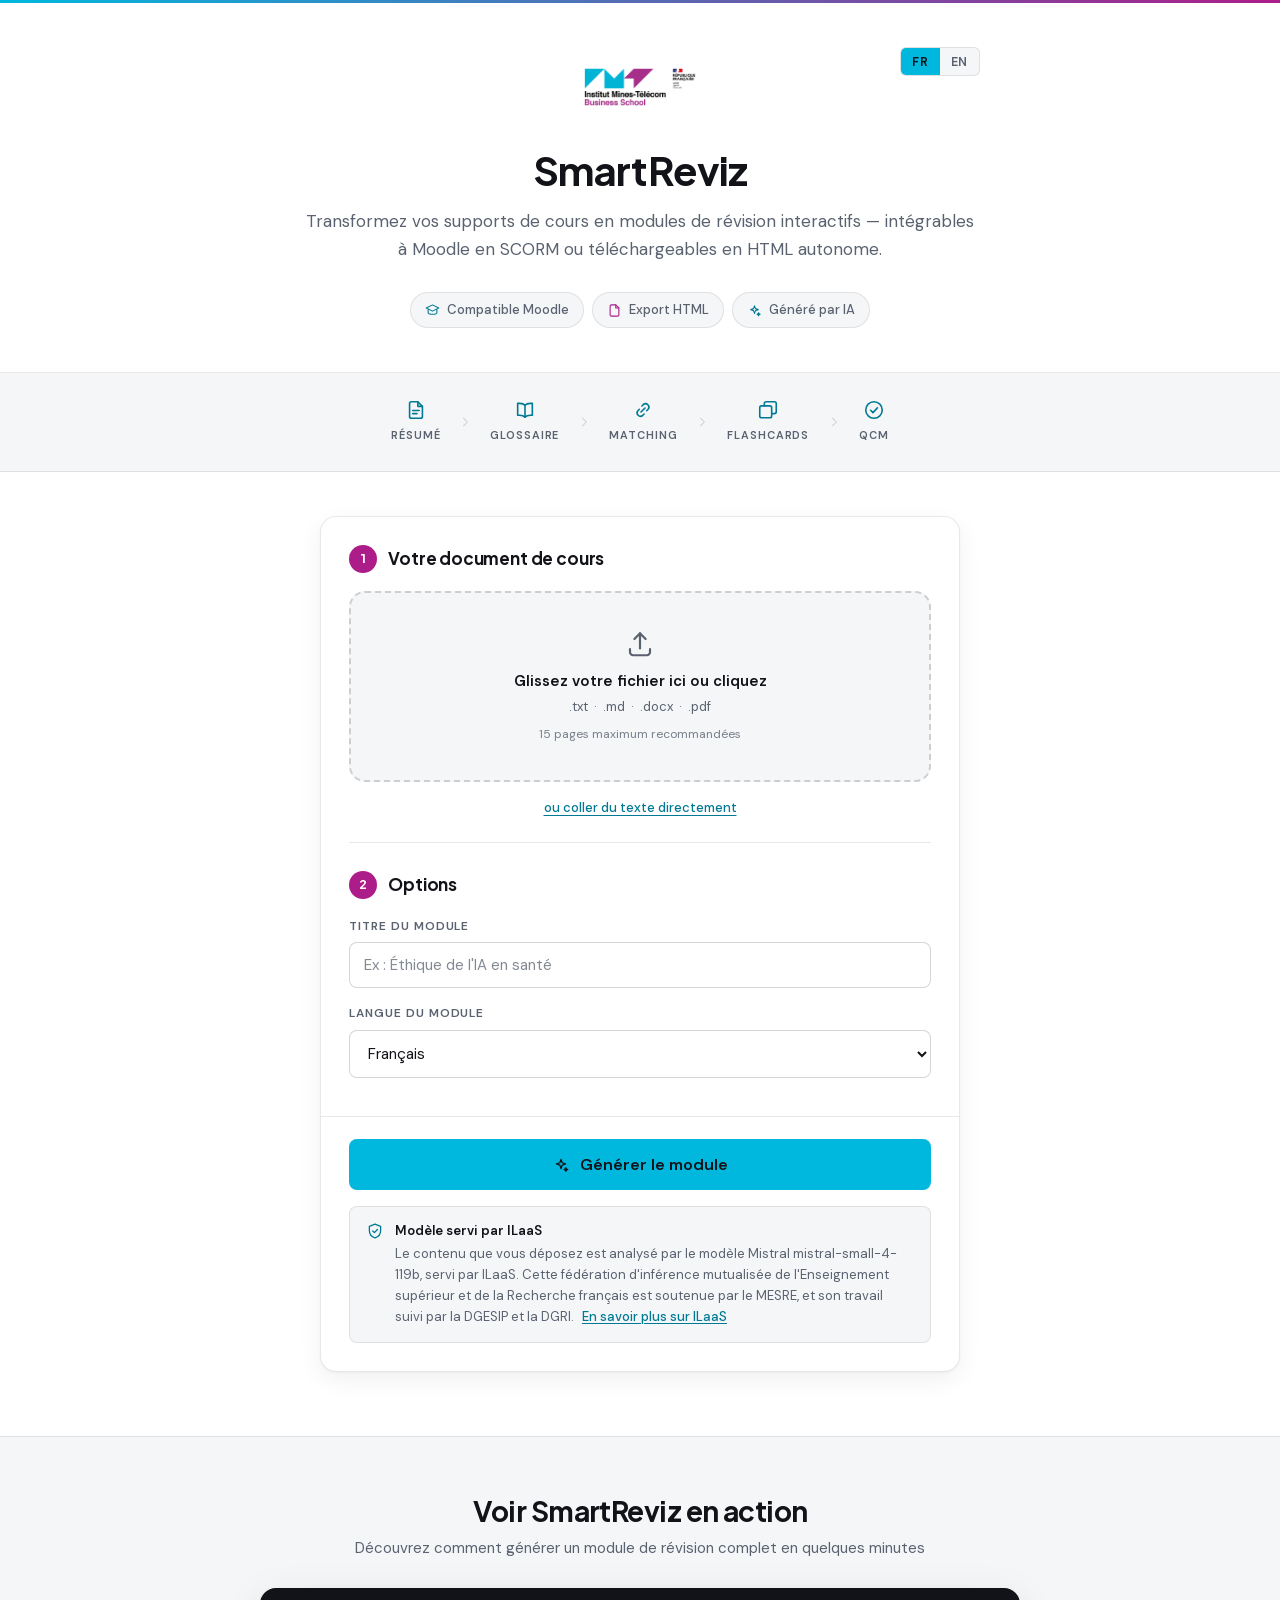
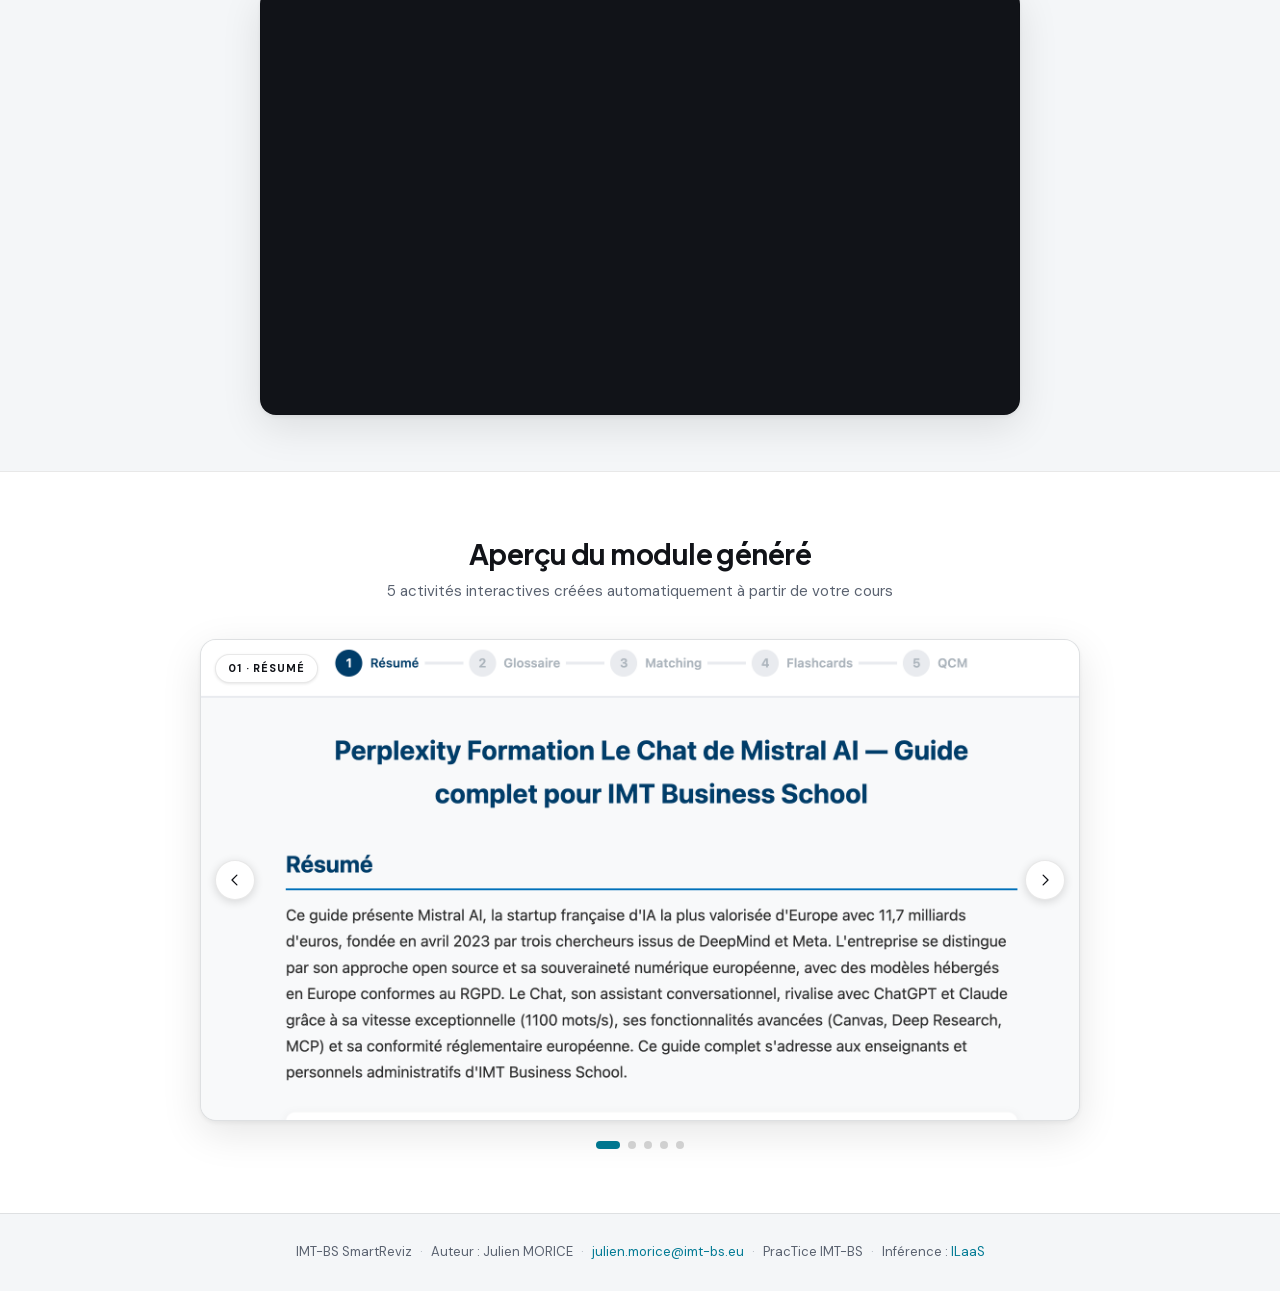
<file: index.html>
<!DOCTYPE html>
<html lang="fr">
<head>
  <meta charset="UTF-8">
  <meta name="viewport" content="width=device-width, initial-scale=1.0">
  <title>IMT-BS SmartReviz — Générateur de modules SCORM</title>
  <link rel="preload" href="fonts/jakarta-latin.woff2" as="font" type="font/woff2" crossorigin>
  <link rel="preload" href="fonts/dmsans-latin.woff2" as="font" type="font/woff2" crossorigin>
  <!-- GitHub Pages sert ces fichiers avec cache-control: max-age=600. Sans le
       ?v=, un navigateur qui a l'ancienne feuille en cache l'applique au nouveau
       HTML : mise en page cassée pendant dix minutes. INCRÉMENTER v À CHAQUE
       MODIFICATION de style.css, i18n.js ou app.js. -->
  <link rel="stylesheet" href="style.css?v=19">
</head>
<body>

  <!-- Jeu d'icônes — tracé unique, 1.75px, bouts arrondis, hérite de currentColor.
       Les emoji d'origine ne formaient pas un ensemble cohérent et rendaient
       différemment d'un système à l'autre. -->
  <svg width="0" height="0" style="position:absolute" aria-hidden="true" focusable="false">
    <defs>
      <g id="ic" fill="none" stroke="currentColor" stroke-width="1.75" stroke-linecap="round" stroke-linejoin="round"></g>
    </defs>
    <symbol id="i-cap" viewBox="0 0 24 24" fill="none" stroke="currentColor" stroke-width="1.75" stroke-linecap="round" stroke-linejoin="round">
      <path d="M12 3 2 8l10 5 10-5-10-5Z"/><path d="M5 10.5V15c0 1.7 3.1 3 7 3s7-1.3 7-3v-4.5"/>
    </symbol>
    <symbol id="i-file" viewBox="0 0 24 24" fill="none" stroke="currentColor" stroke-width="1.75" stroke-linecap="round" stroke-linejoin="round">
      <path d="M14 3H7a2 2 0 0 0-2 2v14a2 2 0 0 0 2 2h10a2 2 0 0 0 2-2V8l-5-5Z"/><path d="M14 3v5h5"/>
    </symbol>
    <symbol id="i-spark" viewBox="0 0 24 24" fill="none" stroke="currentColor" stroke-width="1.75" stroke-linecap="round" stroke-linejoin="round">
      <path d="M12 4.5 13.6 9 18 10.6 13.6 12.2 12 16.7 10.4 12.2 6 10.6 10.4 9 12 4.5Z"/><path d="M18.5 15.5l.7 1.8 1.8.7-1.8.7-.7 1.8-.7-1.8-1.8-.7 1.8-.7.7-1.8Z"/>
    </symbol>
    <symbol id="i-summary" viewBox="0 0 24 24" fill="none" stroke="currentColor" stroke-width="1.75" stroke-linecap="round" stroke-linejoin="round">
      <path d="M14 3H7a2 2 0 0 0-2 2v14a2 2 0 0 0 2 2h10a2 2 0 0 0 2-2V8l-5-5Z"/><path d="M14 3v5h5"/><path d="M8.5 12.5h7M8.5 16h4.5"/>
    </symbol>
    <symbol id="i-book" viewBox="0 0 24 24" fill="none" stroke="currentColor" stroke-width="1.75" stroke-linecap="round" stroke-linejoin="round">
      <path d="M12 6.8C10.6 5.3 8.6 4.8 6.2 4.8H4v13h2.2c2.4 0 4.4.5 5.8 2 1.4-1.5 3.4-2 5.8-2H20v-13h-2.2c-2.4 0-4.4.5-5.8 2Z"/><path d="M12 6.8v13"/>
    </symbol>
    <symbol id="i-link" viewBox="0 0 24 24" fill="none" stroke="currentColor" stroke-width="1.75" stroke-linecap="round" stroke-linejoin="round">
      <path d="M9.8 14.2 14.2 9.8"/><path d="M10.8 7.6 12.4 6a3.7 3.7 0 0 1 5.2 5.2l-1.6 1.6"/><path d="M13.2 16.4 11.6 18a3.7 3.7 0 0 1-5.2-5.2l1.6-1.6"/>
    </symbol>
    <symbol id="i-cards" viewBox="0 0 24 24" fill="none" stroke="currentColor" stroke-width="1.75" stroke-linecap="round" stroke-linejoin="round">
      <rect x="3" y="7.5" width="13" height="13" rx="2"/><path d="M8 7.5V5a2 2 0 0 1 2-2h9a2 2 0 0 1 2 2v9a2 2 0 0 1-2 2h-2.5"/>
    </symbol>
    <symbol id="i-check-circle" viewBox="0 0 24 24" fill="none" stroke="currentColor" stroke-width="1.75" stroke-linecap="round" stroke-linejoin="round">
      <circle cx="12" cy="12" r="9"/><path d="m8.3 12.3 2.6 2.6 4.8-5.2"/>
    </symbol>
    <symbol id="i-check" viewBox="0 0 24 24" fill="none" stroke="currentColor" stroke-width="2" stroke-linecap="round" stroke-linejoin="round">
      <path d="m5 12.5 4.5 4.5L19 7"/>
    </symbol>
    <symbol id="i-chevron-right" viewBox="0 0 24 24" fill="none" stroke="currentColor" stroke-width="1.75" stroke-linecap="round" stroke-linejoin="round">
      <path d="m9.5 5.5 6.5 6.5-6.5 6.5"/>
    </symbol>
    <symbol id="i-chevron-left" viewBox="0 0 24 24" fill="none" stroke="currentColor" stroke-width="1.75" stroke-linecap="round" stroke-linejoin="round">
      <path d="M14.5 5.5 8 12l6.5 6.5"/>
    </symbol>
    <symbol id="i-chevron-down" viewBox="0 0 24 24" fill="none" stroke="currentColor" stroke-width="1.75" stroke-linecap="round" stroke-linejoin="round">
      <path d="m5.5 9.5 6.5 6.5 6.5-6.5"/>
    </symbol>
    <symbol id="i-upload" viewBox="0 0 24 24" fill="none" stroke="currentColor" stroke-width="1.75" stroke-linecap="round" stroke-linejoin="round">
      <path d="M12 15.5V3.5"/><path d="M7.5 8 12 3.5 16.5 8"/><path d="M4 16v2.5A2.5 2.5 0 0 0 6.5 21h11a2.5 2.5 0 0 0 2.5-2.5V16"/>
    </symbol>
    <symbol id="i-package" viewBox="0 0 24 24" fill="none" stroke="currentColor" stroke-width="1.75" stroke-linecap="round" stroke-linejoin="round">
      <path d="M20.5 7.9v8.2a1 1 0 0 1-.5.9l-7.5 4.1a1 1 0 0 1-1 0L4 17a1 1 0 0 1-.5-.9V7.9a1 1 0 0 1 .5-.9l7.5-4.1a1 1 0 0 1 1 0L20 7a1 1 0 0 1 .5.9Z"/><path d="m3.7 7.4 8.3 4.6 8.3-4.6"/><path d="M12 21.3V12"/>
    </symbol>
    <symbol id="i-globe" viewBox="0 0 24 24" fill="none" stroke="currentColor" stroke-width="1.75" stroke-linecap="round" stroke-linejoin="round">
      <circle cx="12" cy="12" r="9"/><path d="M3.2 12h17.6"/><path d="M12 3a14 14 0 0 1 0 18 14 14 0 0 1 0-18Z"/>
    </symbol>
    <symbol id="i-eye" viewBox="0 0 24 24" fill="none" stroke="currentColor" stroke-width="1.75" stroke-linecap="round" stroke-linejoin="round">
      <path d="M2.5 12S6.3 5.8 12 5.8 21.5 12 21.5 12 17.7 18.2 12 18.2 2.5 12 2.5 12Z"/><circle cx="12" cy="12" r="3"/>
    </symbol>
    <symbol id="i-alert" viewBox="0 0 24 24" fill="none" stroke="currentColor" stroke-width="1.75" stroke-linecap="round" stroke-linejoin="round">
      <path d="M12 3.9 2.9 19.3a1 1 0 0 0 .9 1.5h16.4a1 1 0 0 0 .9-1.5L12 3.9Z"/><path d="M12 9.8v4.4"/><path d="M12 17.4h.01"/>
    </symbol>
    <symbol id="i-shield" viewBox="0 0 24 24" fill="none" stroke="currentColor" stroke-width="1.75" stroke-linecap="round" stroke-linejoin="round">
      <path d="M12 2.8 4.5 5.9v5.4c0 4.4 3.1 8.5 7.5 9.9 4.4-1.4 7.5-5.5 7.5-9.9V5.9L12 2.8Z"/><path d="m9 12 2.2 2.2L15.2 10"/>
    </symbol>
    <symbol id="i-x" viewBox="0 0 24 24" fill="none" stroke="currentColor" stroke-width="1.75" stroke-linecap="round" stroke-linejoin="round">
      <path d="M6.5 6.5 17.5 17.5M17.5 6.5 6.5 17.5"/>
    </symbol>
  </svg>

  <!-- HERO -->
  <header class="hero">
    <div class="hero-inner">
      <div class="lang-switcher">
        <button class="lang-btn active" data-lang="fr">FR</button>
        <button class="lang-btn" data-lang="en">EN</button>
      </div>
      <img src="img/logo-imt-bs.png" alt="Logo IMT Business School" class="hero-logo">
      <h1 class="hero-title">SmartReviz</h1>
      <p class="hero-subtitle" data-i18n="heroSubtitle">Transformez vos supports de cours en modules de révision interactifs — intégrables à Moodle en SCORM ou téléchargeables en HTML autonome.</p>
      <div class="hero-badges">
        <span class="badge"><svg class="icon"><use href="#i-cap"/></svg><span data-i18n="badgeMoodle">Compatible Moodle</span></span>
        <span class="badge"><svg class="icon"><use href="#i-file"/></svg><span data-i18n="badgeHTML">Export HTML</span></span>
        <span class="badge"><svg class="icon"><use href="#i-spark"/></svg><span data-i18n="badgeAI">Généré par IA</span></span>
      </div>
    </div>
  </header>

  <!-- LES 5 ACTIVITÉS PRODUITES -->
  <section class="features-strip">
    <div class="features-inner">
      <div class="feature-item">
        <div class="feature-icon"><svg class="icon"><use href="#i-summary"/></svg></div>
        <div class="feature-label" data-i18n="featResume">Résumé</div>
      </div>
      <div class="feature-sep"><svg class="icon"><use href="#i-chevron-right"/></svg></div>
      <div class="feature-item">
        <div class="feature-icon"><svg class="icon"><use href="#i-book"/></svg></div>
        <div class="feature-label" data-i18n="featGlossaire">Glossaire</div>
      </div>
      <div class="feature-sep"><svg class="icon"><use href="#i-chevron-right"/></svg></div>
      <div class="feature-item">
        <div class="feature-icon"><svg class="icon"><use href="#i-link"/></svg></div>
        <div class="feature-label" data-i18n="featMatching">Matching</div>
      </div>
      <div class="feature-sep"><svg class="icon"><use href="#i-chevron-right"/></svg></div>
      <div class="feature-item">
        <div class="feature-icon"><svg class="icon"><use href="#i-cards"/></svg></div>
        <div class="feature-label" data-i18n="featFlashcards">Flashcards</div>
      </div>
      <div class="feature-sep"><svg class="icon"><use href="#i-chevron-right"/></svg></div>
      <div class="feature-item">
        <div class="feature-icon"><svg class="icon"><use href="#i-check-circle"/></svg></div>
        <div class="feature-label" data-i18n="featQCM">QCM</div>
      </div>
    </div>
  </section>

  <main class="container">

    <!-- FORMULAIRE -->
    <div class="card">

      <div class="step">
        <div class="step-title">
          <span class="step-num">1</span>
          <span data-i18n="step1Title">Votre document de cours</span>
        </div>
        <div class="dropzone" id="dropzone">
          <div class="dz-icon"><svg class="icon"><use href="#i-upload"/></svg></div>
          <div class="dz-text" id="dzText" data-i18n="dzText">Glissez votre fichier ici ou cliquez</div>
          <div class="dz-formats" data-i18n="dzFormats">.txt &nbsp;·&nbsp; .md &nbsp;·&nbsp; .docx &nbsp;·&nbsp; .pdf</div>
          <div class="dz-limit" data-i18n="dzLimit">15 pages maximum recommandées</div>
          <input type="file" id="fileInput" accept=".txt,.md,.docx,.pdf">
        </div>
        <div class="text-toggle">
          <button id="toggleTextInput" data-i18n="toggleText">ou coller du texte directement</button>
        </div>
        <div class="text-input-area" id="textInputArea">
          <textarea id="textInput" data-i18n-placeholder="textPlaceholder" placeholder="Collez le contenu de votre cours ici..."></textarea>
        </div>
      </div>

      <div class="step-divider"></div>

      <div class="step">
        <div class="step-title">
          <span class="step-num">2</span>
          <span data-i18n="step2Title">Options</span>
        </div>
        <div class="form-row">
          <label for="moduleTitle" data-i18n="labelTitle">Titre du module</label>
          <input type="text" id="moduleTitle" data-i18n-placeholder="titlePlaceholder" placeholder="Ex : Éthique de l'IA en santé">
        </div>
        <div class="form-row">
          <label for="moduleLang" data-i18n="labelLang">Langue du module</label>
          <select id="moduleLang">
            <option value="fr" data-i18n="langFR">Français</option>
            <option value="en" data-i18n="langEN">Anglais</option>
          </select>
        </div>
      </div>

      <div class="generate-container">
        <button class="btn-generate" id="btnGenerate">
          <span class="btn-generate-icon"><svg class="icon"><use href="#i-spark"/></svg></span>
          <span data-i18n="btnGenerate">Générer le module</span>
        </button>

        <aside class="souverainete">
          <svg class="icon"><use href="#i-shield"/></svg>
          <p>
            <strong data-i18n="souvTitre">Modèle servi par ILaaS</strong>
            <span data-i18n="souvTexte">Le contenu que vous déposez est analysé par le modèle Mistral mistral-small-4-119b, servi par ILaaS. Cette fédération d'inférence mutualisée de l'Enseignement supérieur et de la Recherche français est soutenue par le MESRE, et son travail suivi par la DGESIP et la DGRI.</span>
            <a href="https://www.ilaas.fr/" target="_blank" rel="noopener noreferrer" data-i18n="souvLien">En savoir plus sur ILaaS</a>
          </p>
        </aside>
      </div>

    </div><!-- /.card -->

    <!-- ÉDITEUR -->
    <div class="editor-panel" id="editorPanel">
      <div class="editor-header">
        <div class="step-title">
          <span class="step-num">3</span>
          <span data-i18n="step3Title">Vérifiez et modifiez le contenu généré</span>
        </div>
        <p class="editor-subtitle" data-i18n="editorSubtitle">Corrigez les éventuelles erreurs de l'IA avant de générer votre module.</p>
      </div>

      <div class="fidelity-notice" id="fidelityNotice" hidden></div>

      <div class="editor-tabs" id="editorTabs">
        <button class="tab-btn active" data-tab="summary">
          <svg class="icon"><use href="#i-summary"/></svg><span data-i18n="tabSummary">Résumé</span>
        </button>
        <button class="tab-btn" data-tab="glossary">
          <svg class="icon"><use href="#i-book"/></svg><span data-i18n="tabGlossary">Glossaire</span> <span class="tab-count" id="countGlossary"></span>
        </button>
        <button class="tab-btn" data-tab="matching">
          <svg class="icon"><use href="#i-link"/></svg><span data-i18n="tabMatching">Association</span> <span class="tab-count" id="countMatching"></span>
        </button>
        <button class="tab-btn" data-tab="flashcards">
          <svg class="icon"><use href="#i-cards"/></svg><span data-i18n="tabFlashcards">Flashcards</span> <span class="tab-count" id="countFlashcards"></span>
        </button>
        <button class="tab-btn" data-tab="quiz">
          <svg class="icon"><use href="#i-check-circle"/></svg><span data-i18n="tabQuiz">QCM</span> <span class="tab-count" id="countQuiz"></span>
        </button>
      </div>

      <div class="tab-content active" id="tab-summary"></div>
      <div class="tab-content" id="tab-glossary"></div>
      <div class="tab-content" id="tab-matching"></div>
      <div class="tab-content" id="tab-flashcards"></div>
      <div class="tab-content" id="tab-quiz"></div>

      <div class="editor-footer">
        <button class="btn-validate-generate" id="btnValidateGenerate">
          <svg class="icon"><use href="#i-spark"/></svg><span data-i18n="btnValidate">Valider et générer le module</span>
        </button>
      </div>
    </div>

    <!-- PROGRESSION -->
    <div class="progress-panel" id="progressPanel">
      <h3 id="progressTitle" data-i18n="progressTitle">Génération en cours…</h3>
      <div class="progress-bar-track">
        <div class="progress-bar-fill" id="progressFill"></div>
      </div>
      <div class="progress-details">
        <p class="progress-status" id="progressStatus" data-i18n="progressInit">Initialisation…</p>
        <p class="progress-percent" id="progressPercent">0%</p>
      </div>
    </div>

    <!-- ERREUR -->
    <div class="error-panel" id="errorPanel">
      <svg class="icon"><use href="#i-alert"/></svg>
      <div>
        <strong data-i18n="errorLabel">Erreur</strong>
        <span id="errorMessage"></span>
      </div>
    </div>

    <!-- RÉSULTAT -->
    <div class="result-panel" id="resultPanel">
      <div class="result-check"><svg class="icon"><use href="#i-check"/></svg></div>
      <h3 data-i18n="resultTitle">Module prêt !</h3>
      <p class="result-hint" data-i18n="resultHint">Choisissez votre format de téléchargement</p>
      <div class="result-buttons">
        <button class="btn-download" id="btnDownload">
          <svg class="icon"><use href="#i-package"/></svg><span data-i18n="btnSCORM">SCORM pour Moodle</span>
        </button>
        <button class="btn-download-html" id="btnDownloadHTML">
          <svg class="icon"><use href="#i-globe"/></svg><span data-i18n="btnHTML">HTML autonome</span>
        </button>
        <button class="btn-preview" id="btnPreview">
          <svg class="icon"><use href="#i-eye"/></svg><span data-i18n="btnPreview">Prévisualiser</span>
        </button>
      </div>
    </div>

  </main>

  <!-- VIDÉO -->
  <section class="video-section">
    <div class="video-inner">
      <h2 class="video-title" data-i18n="videoTitle">Voir SmartReviz en action</h2>
      <p class="video-subtitle" data-i18n="videoSubtitle">Découvrez comment générer un module de révision complet en quelques minutes</p>
      <div class="video-wrapper">
        <iframe
          data-i18n-title="videoIframeTitle"
          title="Lecteur vidéo"
          src="https://mediaserver.ip-paris.fr/permalink/v126d39c879d4ddyw9y6/iframe/"
          allowfullscreen="allowfullscreen"
          allow="autoplay"
          style="border:0;width:100%;height:100%">
        </iframe>
      </div>
    </div>
  </section>

  <!-- CARROUSEL -->
  <section class="showcase">
    <div class="showcase-inner">
      <h2 class="showcase-title" data-i18n="carouselTitle">Aperçu du module généré</h2>
      <p class="showcase-subtitle" data-i18n="carouselSubtitle">5 activités interactives créées automatiquement à partir de votre cours</p>

      <div class="carousel" id="carousel">
        <div class="carousel-track" id="carouselTrack">
          <div class="carousel-slide">
            <div class="slide-label" data-i18n="slide1">01 · Résumé</div>
            <img src="img/1_resume.png" alt="Résumé du cours">
          </div>
          <div class="carousel-slide">
            <div class="slide-label" data-i18n="slide2">02 · Glossaire</div>
            <img src="img/2_glossaire.png" alt="Glossaire interactif">
          </div>
          <div class="carousel-slide">
            <div class="slide-label" data-i18n="slide3">03 · Matching</div>
            <img src="img/3_matching.png" alt="Activité de matching">
          </div>
          <div class="carousel-slide">
            <div class="slide-label" data-i18n="slide4">04 · Flashcards</div>
            <img src="img/4_flashCard.png" alt="Flashcards">
          </div>
          <div class="carousel-slide">
            <div class="slide-label" data-i18n="slide5">05 · QCM</div>
            <img src="img/5_qcm.png" alt="Questionnaire à choix multiples">
          </div>
        </div>

        <button class="carousel-btn prev" id="carouselPrev" data-i18n-aria="carouselPrevLabel" aria-label="Précédent"><svg class="icon"><use href="#i-chevron-left"/></svg></button>
        <button class="carousel-btn next" id="carouselNext" data-i18n-aria="carouselNextLabel" aria-label="Suivant"><svg class="icon"><use href="#i-chevron-right"/></svg></button>
      </div>

      <div class="carousel-dots" id="carouselDots">
        <span class="dot active" data-index="0"></span>
        <span class="dot" data-index="1"></span>
        <span class="dot" data-index="2"></span>
        <span class="dot" data-index="3"></span>
        <span class="dot" data-index="4"></span>
      </div>
    </div>
  </section>

  <footer class="footer">
    <span>IMT-BS SmartReviz</span>
    <span class="footer-sep">·</span>
    <span data-i18n="footerAuthor">Auteur : Julien MORICE</span>
    <span class="footer-sep">·</span>
    <a href="mailto:julien.morice@imt-bs.eu">julien.morice@imt-bs.eu</a>
    <span class="footer-sep">·</span>
    <span>PracTice IMT-BS</span>
    <span class="footer-sep">·</span>
    <span><span data-i18n="footerMoteur">Inférence :</span> <a href="https://www.ilaas.fr/" target="_blank" rel="noopener noreferrer">ILaaS</a></span>
  </footer>

  <script src="lib/jszip.min.js"></script>
  <script src="lib/mammoth.browser.min.js"></script>
  <script src="lib/pdf.min.js"></script>
  <script src="lib/marked.min.js"></script>
  <script src="i18n.js?v=19"></script>
  <script src="app.js?v=19"></script>
  <script>
    // Language switcher
    document.querySelectorAll('.lang-btn').forEach(function(btn) {
      btn.addEventListener('click', function() {
        window.SmartRevizI18n.setLang(btn.dataset.lang);
      });
    });

    // Carousel
    const track = document.getElementById('carouselTrack');
    const dots = document.querySelectorAll('.dot');
    let current = 0;
    const total = 5;

    function goTo(index) {
      current = (index + total) % total;
      track.style.transform = `translateX(-${current * 100}%)`;
      dots.forEach((d, i) => d.classList.toggle('active', i === current));
    }

    document.getElementById('carouselPrev').addEventListener('click', () => goTo(current - 1));
    document.getElementById('carouselNext').addEventListener('click', () => goTo(current + 1));
    dots.forEach(d => d.addEventListener('click', () => goTo(+d.dataset.index)));

    // Auto-advance
    let timer = setInterval(() => goTo(current + 1), 4000);
    document.getElementById('carousel').addEventListener('mouseenter', () => clearInterval(timer));
    document.getElementById('carousel').addEventListener('mouseleave', () => {
      timer = setInterval(() => goTo(current + 1), 4000);
    });

    // Touch swipe support
    let touchStartX = 0;
    track.addEventListener('touchstart', e => { touchStartX = e.touches[0].clientX; }, { passive: true });
    track.addEventListener('touchend', e => {
      const diff = touchStartX - e.changedTouches[0].clientX;
      if (Math.abs(diff) > 40) goTo(diff > 0 ? current + 1 : current - 1);
    });
  </script>
</body>
</html>
</file>
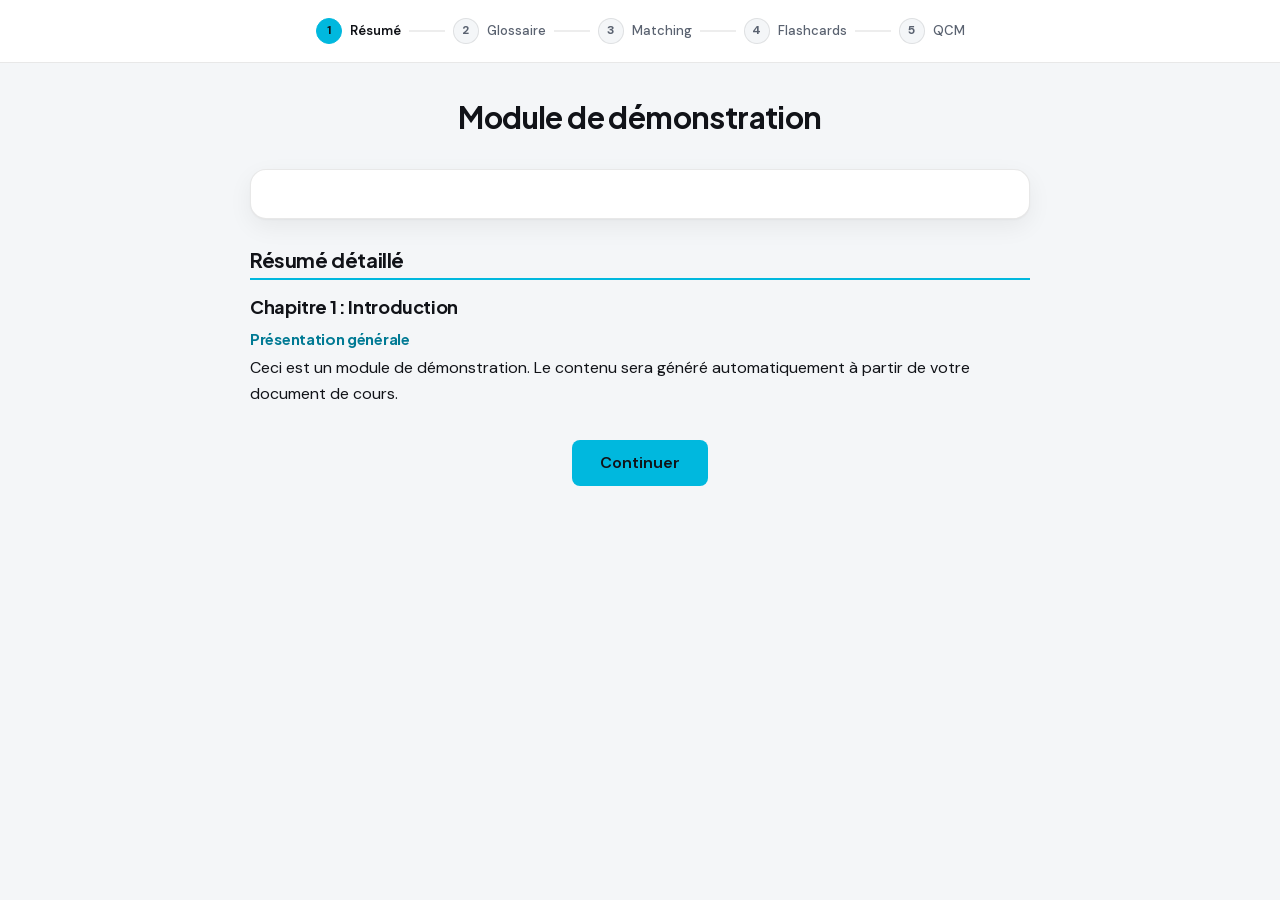
<file: scorm-template/index.html>
<!DOCTYPE html>
<html lang="fr">
<head>
  <meta charset="UTF-8">
  <meta name="viewport" content="width=device-width, initial-scale=1.0">
  <title>SmartReviz Module</title>
  <link rel="stylesheet" href="style.css">
</head>
<body>

  <!-- Jeu d'icônes du module — tracé unique, hérite de currentColor. -->
  <svg width="0" height="0" style="position:absolute" aria-hidden="true" focusable="false">
    <symbol id="i-check" viewBox="0 0 24 24" fill="none" stroke="currentColor" stroke-width="2.25" stroke-linecap="round" stroke-linejoin="round">
      <path d="m5 12.5 4.5 4.5L19 7"/>
    </symbol>
    <symbol id="i-chevron-left" viewBox="0 0 24 24" fill="none" stroke="currentColor" stroke-width="1.75" stroke-linecap="round" stroke-linejoin="round">
      <path d="M14.5 5.5 8 12l6.5 6.5"/>
    </symbol>
    <symbol id="i-chevron-right" viewBox="0 0 24 24" fill="none" stroke="currentColor" stroke-width="1.75" stroke-linecap="round" stroke-linejoin="round">
      <path d="m9.5 5.5 6.5 6.5-6.5 6.5"/>
    </symbol>
  </svg>

  <!-- Progress Bar — now 5 steps -->
  <nav class="progress-bar" id="progressBar">
    <div class="progress-step active" data-step="1">
      <span class="step-icon">1</span>
      <span class="step-label" id="label-summary">Résumé</span>
    </div>
    <div class="progress-connector" id="conn-1"></div>
    <div class="progress-step" data-step="2">
      <span class="step-icon">2</span>
      <span class="step-label" id="label-glossary">Glossaire</span>
    </div>
    <div class="progress-connector" id="conn-2"></div>
    <div class="progress-step" data-step="3">
      <span class="step-icon">3</span>
      <span class="step-label" id="label-matching">Matching</span>
    </div>
    <div class="progress-connector" id="conn-3"></div>
    <div class="progress-step" data-step="4">
      <span class="step-icon">4</span>
      <span class="step-label" id="label-flashcards">Flashcards</span>
    </div>
    <div class="progress-connector" id="conn-4"></div>
    <div class="progress-step" data-step="5">
      <span class="step-icon">5</span>
      <span class="step-label" id="label-quiz">QCM</span>
    </div>
  </nav>

  <!-- Section 1: Summary -->
  <div class="section active" id="section-summary">
    <div class="section-header">
      <h1 id="moduleTitle"></h1>
    </div>
    <div id="summaryOverview" class="summary-overview"></div>
    <div id="summaryKeyPoints" class="summary-keypoints"></div>
    <div id="summaryDetailed" class="summary-detailed"></div>
    <div class="btn-container">
      <button class="btn btn-primary" id="btnToGlossary">Continuer</button>
    </div>
  </div>

  <!-- Section 2: Glossary -->
  <div class="section" id="section-glossary">
    <div class="section-header">
      <h1 id="glossaryTitle">Glossaire des termes clés</h1>
      <p id="glossarySubtitle">Cliquez sur un terme pour voir sa définition</p>
    </div>
    <div id="glossaryContent"></div>
    <div class="btn-container">
      <button class="btn btn-primary" id="btnToMatching">Continuer</button>
    </div>
  </div>

  <!-- Section 3: Matching (Drag & Drop) -->
  <div class="section" id="section-matching">
    <div class="section-header">
      <h1 id="matchingTitle">Associez les termes</h1>
      <p id="matchingSubtitle">Glissez chaque terme vers sa définition correspondante</p>
    </div>
    <div class="matching-game" id="matchingGame">
      <div class="matching-terms" id="matchingTerms"></div>
      <div class="matching-slots" id="matchingSlots"></div>
    </div>
    <div class="matching-feedback" id="matchingFeedback"></div>
    <div class="btn-container">
      <button class="btn btn-primary" id="btnToFlashcards" disabled>Continuer</button>
    </div>
  </div>

  <!-- Section 4: Flashcards -->
  <div class="section" id="section-flashcards">
    <div class="section-header">
      <h1 id="flashcardsTitle">Flashcards</h1>
      <p id="flashcardsSubtitle">Cliquez sur la carte pour la retourner</p>
    </div>
    <div class="flashcard-container">
      <div class="flashcard" id="flashcard">
        <div class="flashcard-face flashcard-front" id="flashcardFront">
          <div class="card-type" id="cardType"></div>
          <div class="card-text" id="cardFront"></div>
          <div class="card-hint" id="cardHint">Cliquez pour retourner</div>
        </div>
        <div class="flashcard-face flashcard-back">
          <div class="card-text" id="cardBack"></div>
        </div>
      </div>
    </div>
    <div class="flashcard-nav">
      <button id="btnPrevCard" disabled aria-label="Carte précédente"><svg class="icon"><use href="#i-chevron-left"/></svg></button>
      <span class="flashcard-counter" id="cardCounter">1/10</span>
      <button id="btnNextCard" aria-label="Carte suivante"><svg class="icon"><use href="#i-chevron-right"/></svg></button>
    </div>
    <div class="btn-container">
      <button class="btn btn-primary" id="btnToQuiz" disabled>Continuer vers le QCM</button>
    </div>
  </div>

  <!-- Section 5: Quiz -->
  <div class="section" id="section-quiz">
    <div class="section-header">
      <h1 id="quizTitle">QCM</h1>
      <p id="quizSubtitle">Testez vos connaissances</p>
    </div>
    <div id="quizContent"></div>
  </div>

  <!-- Section 6: Completion -->
  <div class="section" id="section-complete">
    <div class="completion-screen">
      <div class="check-icon"><svg class="icon"><use href="#i-check"/></svg></div>
      <h1 id="completeTitle">Module terminé !</h1>
      <p id="completeMessage">Vous avez complété l'ensemble du module de révision.</p>
    </div>
  </div>

  <script src="scorm-api.js"></script>
  <script src="module-data.js"></script>
  <script>
  (function() {
    // --- i18n ---
    var labels = {
      fr: {
        summary: "Résumé", glossary: "Glossaire", matching: "Matching", flashcards: "Flashcards", quiz: "QCM",
        summaryOverviewTitle: "Résumé",
        keyPointsTitle: "Points clés",
        detailedSummaryTitle: "Résumé détaillé",
        glossaryTitle: "Glossaire des termes clés",
        glossarySubtitle: "Cliquez sur un terme pour voir sa définition",
        matchingTitle: "Associez les termes",
        matchingSubtitle: "Glissez chaque terme vers sa définition correspondante",
        matchingScore: "associations correctes",
        matchingRetry: "Recommencer",
        matchingDragHint: "Termes à placer",
        flashcardsTitle: "Flashcards",
        flashcardsSubtitle: "Cliquez sur la carte pour la retourner",
        quizTitle: "QCM",
        quizSubtitle: "Testez vos connaissances",
        continue: "Continuer",
        continueToQuiz: "Continuer vers le QCM",
        validate: "Valider",
        next: "Question suivante",
        correct: "Correct !",
        incorrect: "Incorrect",
        correctAnswer: "La bonne réponse était : ",
        score: "Votre score",
        finishModule: "Terminer le module",
        completeTitle: "Module terminé !",
        completeMessage: "Vous avez complété l'ensemble du module de révision.",
        clickToFlip: "Cliquez pour retourner",
        concept: "Concept",
        question: "Question",
        card: "Carte",
        checkMatching: "Vérifier",
        matchingAutoComplete: "Compléter",
        matchingHint: "Astuce : après {n} erreurs sur une définition, vous pourrez demander la réponse."
      },
      en: {
        summary: "Summary", glossary: "Glossary", matching: "Matching", flashcards: "Flashcards", quiz: "Quiz",
        summaryOverviewTitle: "Summary",
        keyPointsTitle: "Key Points",
        detailedSummaryTitle: "Detailed Summary",
        glossaryTitle: "Key Terms Glossary",
        glossarySubtitle: "Click a term to see its definition",
        matchingTitle: "Match the Terms",
        matchingSubtitle: "Drag each term to its matching definition",
        matchingScore: "correct matches",
        matchingRetry: "Try again",
        matchingDragHint: "Terms to place",
        flashcardsTitle: "Flashcards",
        flashcardsSubtitle: "Click the card to flip it",
        quizTitle: "Quiz",
        quizSubtitle: "Test your knowledge",
        continue: "Continue",
        continueToQuiz: "Continue to the Quiz",
        validate: "Submit",
        next: "Next question",
        correct: "Correct!",
        incorrect: "Incorrect",
        correctAnswer: "The correct answer was: ",
        score: "Your score",
        finishModule: "Finish module",
        completeTitle: "Module completed!",
        completeMessage: "You have completed the entire revision module.",
        clickToFlip: "Click to flip",
        concept: "Concept",
        question: "Question",
        card: "Card",
        checkMatching: "Check",
        matchingAutoComplete: "Reveal",
        matchingHint: "Tip: after {n} wrong attempts on a definition, you can ask for the answer."
      }
    };

    var lang = (MODULE_DATA.language || "fr").substring(0, 2).toLowerCase();
    if (!labels[lang]) lang = "fr";
    var L = labels[lang];
    document.documentElement.lang = lang;

    // --- Apply labels ---
    document.getElementById("label-summary").textContent = L.summary;
    document.getElementById("label-glossary").textContent = L.glossary;
    document.getElementById("label-matching").textContent = L.matching;
    document.getElementById("label-flashcards").textContent = L.flashcards;
    document.getElementById("label-quiz").textContent = L.quiz;
    document.getElementById("glossaryTitle").textContent = L.glossaryTitle;
    document.getElementById("glossarySubtitle").textContent = L.glossarySubtitle;
    document.getElementById("matchingTitle").textContent = L.matchingTitle;
    document.getElementById("matchingSubtitle").textContent = L.matchingSubtitle;
    document.getElementById("flashcardsTitle").textContent = L.flashcardsTitle;
    document.getElementById("flashcardsSubtitle").textContent = L.flashcardsSubtitle;
    document.getElementById("quizTitle").textContent = L.quizTitle;
    document.getElementById("quizSubtitle").textContent = L.quizSubtitle;
    document.getElementById("btnToGlossary").textContent = L.continue;
    document.getElementById("btnToMatching").textContent = L.continue;
    document.getElementById("btnToFlashcards").textContent = L.continue;
    document.getElementById("btnToQuiz").textContent = L.continueToQuiz;
    document.getElementById("cardHint").textContent = L.clickToFlip;
    document.getElementById("completeTitle").textContent = L.completeTitle;
    document.getElementById("completeMessage").textContent = L.completeMessage;

    // --- SCORM Init ---
    ScormAPI.init();
    ScormAPI.setStatus("incomplete");
    ScormAPI.setLocation("section_1");
    ScormAPI.setScore(0);

    // --- State ---
    var currentSection = 1;
    var currentCard = 0;
    var maxCardSeen = 0;
    var currentQuizQ = 0;
    var quizScore = 0;
    var quizAnswered = false;
    var data = MODULE_DATA;

    // --- Render Summary ---
    document.getElementById("moduleTitle").textContent = data.title || "Module de révision";

    if (data.summary && data.summary.overview) {
      var overviewHTML = '<h2>' + L.summaryOverviewTitle + '</h2>';
      overviewHTML += '<p>' + escapeHTML(data.summary.overview) + '</p>';
      document.getElementById("summaryOverview").innerHTML = overviewHTML;
    }

    if (data.summary && data.summary.keyPoints && data.summary.keyPoints.length > 0) {
      var kpHTML = '<h2>' + L.keyPointsTitle + '</h2><ul class="keypoints-list">';
      data.summary.keyPoints.forEach(function(point) {
        kpHTML += '<li>' + escapeHTML(point) + '</li>';
      });
      kpHTML += '</ul>';
      document.getElementById("summaryKeyPoints").innerHTML = kpHTML;
    }

    var detailedHTML = '<h2>' + L.detailedSummaryTitle + '</h2>';
    if (data.summary && data.summary.chapters) {
      data.summary.chapters.forEach(function(ch) {
        detailedHTML += '<div class="summary-chapter"><h3>' + escapeHTML(ch.title) + '</h3>';
        if (ch.sections) {
          ch.sections.forEach(function(sec) {
            detailedHTML += '<div class="summary-section"><h4>' + escapeHTML(sec.title) + '</h4>';
            detailedHTML += '<p>' + escapeHTML(sec.content) + '</p></div>';
          });
        }
        detailedHTML += '</div>';
      });
    }
    document.getElementById("summaryDetailed").innerHTML = detailedHTML;

    // --- Render Glossary ---
    var glossaryHTML = "";
    if (data.glossary) {
      data.glossary.forEach(function(item) {
        glossaryHTML += '<div class="glossary-item">';
        glossaryHTML += '<div class="glossary-term">' + escapeHTML(item.term) + '</div>';
        // L'enveloppe interne permet d'animer l'ouverture via grid-template-rows
        // plutôt qu'un max-height, qui tronquait les définitions longues.
        glossaryHTML += '<div class="glossary-definition"><div class="glossary-definition-inner">' + escapeHTML(item.definition) + '</div></div>';
        glossaryHTML += '</div>';
      });
    }
    document.getElementById("glossaryContent").innerHTML = glossaryHTML;

    document.getElementById("glossaryContent").addEventListener("click", function(e) {
      var term = e.target.closest(".glossary-term");
      if (!term) return;
      term.parentElement.classList.toggle("open");
    });

    // --- Matching Game (Drag & Drop) ---
    var matchingItems = [];
    var matchingCompleted = false;
    var slotAttempts = {};  // Track failed attempts per slot (keyed by expected term)
    var MAX_ATTEMPTS = 2;

    function initMatching() {
      // Paires choisies par l'enseignant·e dans l'éditeur ; à défaut (modules
      // anciens), jusqu'à 8 termes du glossaire tirés au hasard.
      var pairs = data.matching || [];
      if (pairs.length) {
        matchingItems = pairs.slice();
      } else {
        var glossary = data.glossary || [];
        var shuffled = glossary.slice().sort(function() { return Math.random() - 0.5; });
        matchingItems = shuffled.slice(0, Math.min(8, shuffled.length));
      }

      // Reset attempt counters
      slotAttempts = {};
      matchingItems.forEach(function(item) {
        slotAttempts[item.term] = 0;
      });

      var termsContainer = document.getElementById("matchingTerms");
      var slotsContainer = document.getElementById("matchingSlots");

      // Shuffle terms separately for display
      var shuffledTerms = matchingItems.slice().sort(function() { return Math.random() - 0.5; });

      // Render draggable terms
      var termsHTML = '<h3>' + L.matchingDragHint + '</h3><div class="terms-pool" id="termsPool">';
      shuffledTerms.forEach(function(item, i) {
        termsHTML += '<div class="match-term" draggable="true" data-term="' + escapeAttr(item.term) + '">' + escapeHTML(item.term) + '</div>';
      });
      termsHTML += '</div>';
      termsContainer.innerHTML = termsHTML;

      // Render definition slots with attempt indicator
      var slotsHTML = '';
      matchingItems.forEach(function(item, i) {
        slotsHTML += '<div class="match-slot" data-expected="' + escapeAttr(item.term) + '">';
        slotsHTML += '<div class="slot-dropzone" data-expected="' + escapeAttr(item.term) + '">';
        slotsHTML += '<span class="slot-placeholder">?</span>';
        slotsHTML += '</div>';
        slotsHTML += '<div class="slot-definition">' + escapeHTML(item.definition) + '</div>';
        slotsHTML += '<div class="slot-attempts" data-for="' + escapeAttr(item.term) + '">';
        // Autant de pastilles que de tentatives autorisées : les deux restent
        // ainsi cohérents si MAX_ATTEMPTS change.
        for (var d = 0; d < MAX_ATTEMPTS; d++) slotsHTML += '<span class="attempt-dot"></span>';
        slotsHTML += '</div>';
        slotsHTML += '</div>';
      });
      slotsHTML += '<div class="btn-container"><button class="btn btn-accent" id="btnCheckMatching">' + L.checkMatching + '</button></div>';
      slotsContainer.innerHTML = slotsHTML;

      document.getElementById("matchingFeedback").innerHTML = '';
      matchingCompleted = false;
      document.getElementById("btnToFlashcards").disabled = true;

      syncProgressBarHeight();
      updatePoolState();
      setupDragAndDrop();
    }

    // Auto-place the correct term for a given slot (once MAX_ATTEMPTS is reached)
    function autoPlaceTerm(expected) {
      var slot = document.querySelector('.match-slot[data-expected="' + CSS.escape(expected) + '"]');
      if (!slot) return;
      var dropzone = slot.querySelector(".slot-dropzone");

      // Find the correct term in the pool or in another slot
      var correctTerm = null;
      var allTerms = document.querySelectorAll('.match-term[data-term="' + CSS.escape(expected) + '"]');
      allTerms.forEach(function(t) {
        correctTerm = t;
      });
      if (!correctTerm) return;

      // If the term is in another dropzone, return it to pool first
      var parentDropzone = correctTerm.closest(".slot-dropzone");
      if (parentDropzone && parentDropzone !== dropzone) {
        var ph = parentDropzone.querySelector(".slot-placeholder");
        if (ph) ph.style.display = "";
        document.getElementById("termsPool").appendChild(correctTerm);
      }

      // If the dropzone already has a wrong term, send it back
      var existing = dropzone.querySelector(".match-term");
      if (existing && existing !== correctTerm) {
        document.getElementById("termsPool").appendChild(existing);
      }

      // Animate the term flying to the slot
      var placeholder = dropzone.querySelector(".slot-placeholder");
      if (placeholder) placeholder.style.display = "none";

      correctTerm.classList.add("auto-placing");
      dropzone.appendChild(correctTerm);

      // Mark as correct after animation
      setTimeout(function() {
        correctTerm.classList.remove("auto-placing");
        dropzone.classList.add("match-correct", "match-auto-completed");
        correctTerm.setAttribute("draggable", "false");
        correctTerm.classList.add("auto-placed");

        // Remove the "Compléter" button if present
        var autoBtn = slot.querySelector(".btn-auto-complete");
        if (autoBtn) autoBtn.remove();

        updatePoolState();
        // Check if all are now matched
        checkAllMatched();
      }, 600);
    }

    // Show the "Compléter" button for a slot once MAX_ATTEMPTS is reached
    function showAutoCompleteButton(expected) {
      var slot = document.querySelector('.match-slot[data-expected="' + CSS.escape(expected) + '"]');
      if (!slot || slot.querySelector(".btn-auto-complete")) return;

      var btn = document.createElement("button");
      btn.className = "btn btn-auto-complete";
      btn.textContent = L.matchingAutoComplete || "Compléter";
      btn.addEventListener("click", function() {
        autoPlaceTerm(expected);
      });
      slot.appendChild(btn);
    }

    // La réserve de termes est collée sous la barre de progression : il faut donc
    // connaître la hauteur réelle de celle-ci, qui varie (mobile, retour à la
    // ligne des libellés).
    function syncProgressBarHeight() {
      var bar = document.getElementById("progressBar");
      if (!bar) return;
      document.documentElement.style.setProperty("--pb-h", bar.offsetHeight + "px");
    }

    // Une réserve vide n'a plus besoin de rester collée en haut de l'écran.
    function updatePoolState() {
      var pool = document.getElementById("termsPool");
      var wrapper = document.getElementById("matchingTerms");
      if (!pool || !wrapper) return;
      wrapper.classList.toggle("pool-empty", pool.querySelectorAll(".match-term").length === 0);
    }

    // Update the attempt dots visual for a slot
    function updateAttemptDots(expected) {
      var dotsContainer = document.querySelector('.slot-attempts[data-for="' + CSS.escape(expected) + '"]');
      if (!dotsContainer) return;
      var dots = dotsContainer.querySelectorAll(".attempt-dot");
      var attempts = slotAttempts[expected] || 0;
      dots.forEach(function(dot, i) {
        dot.classList.remove("used");
        if (i < attempts) dot.classList.add("used");
      });
    }

    // Check if all terms are correctly matched
    function checkAllMatched() {
      // Recalé ici aussi : l'état de la réserve ne doit pas dépendre du chemin
      // emprunté pour placer un terme (glisser, tactile, ou révélation).
      updatePoolState();
      var slots = document.querySelectorAll(".match-slot");
      var allCorrect = true;
      slots.forEach(function(slot) {
        var dropzone = slot.querySelector(".slot-dropzone");
        if (!dropzone.classList.contains("match-correct")) allCorrect = false;
      });
      if (allCorrect) {
        matchingCompleted = true;
        document.getElementById("btnToFlashcards").disabled = false;
        document.getElementById("btnCheckMatching").style.display = "none";
        var fb = document.getElementById("matchingFeedback");
        fb.innerHTML = '<strong>' + matchingItems.length + '/' + matchingItems.length + '</strong> ' + L.matchingScore;
        fb.className = "matching-feedback all-correct";
      }
    }

    function setupDragAndDrop() {
      var draggedEl = null;

      // --- Drag events on terms ---
      document.getElementById("matchingGame").addEventListener("dragstart", function(e) {
        if (!e.target.classList.contains("match-term")) return;
        draggedEl = e.target;
        e.target.classList.add("dragging");
        e.dataTransfer.effectAllowed = "move";
        e.dataTransfer.setData("text/plain", e.target.dataset.term);
      });

      document.getElementById("matchingGame").addEventListener("dragend", function(e) {
        if (e.target.classList.contains("match-term")) {
          e.target.classList.remove("dragging");
        }
        draggedEl = null;
      });

      // --- Drop events on slots ---
      document.getElementById("matchingSlots").addEventListener("dragover", function(e) {
        var dropzone = e.target.closest(".slot-dropzone");
        if (!dropzone) return;
        e.preventDefault();
        e.dataTransfer.dropEffect = "move";
        dropzone.classList.add("dragover");
      });

      document.getElementById("matchingSlots").addEventListener("dragleave", function(e) {
        var dropzone = e.target.closest(".slot-dropzone");
        if (dropzone) dropzone.classList.remove("dragover");
      });

      document.getElementById("matchingSlots").addEventListener("drop", function(e) {
        var dropzone = e.target.closest(".slot-dropzone");
        if (!dropzone || !draggedEl) return;
        // Block drops on already-correct slots
        if (dropzone.classList.contains("match-correct")) return;
        e.preventDefault();
        dropzone.classList.remove("dragover");

        // If slot already has a term, send it back to pool
        var existing = dropzone.querySelector(".match-term");
        if (existing) {
          document.getElementById("termsPool").appendChild(existing);
        }

        // Place the dragged term in the slot
        var placeholder = dropzone.querySelector(".slot-placeholder");
        if (placeholder) placeholder.style.display = "none";
        dropzone.appendChild(draggedEl);
        draggedEl.classList.remove("dragging");
        updatePoolState();
      });

      // --- Touch support for mobile ---
      var touchDragged = null;
      var touchClone = null;
      var touchOffsetX = 0;
      var touchOffsetY = 0;

      document.getElementById("matchingGame").addEventListener("touchstart", function(e) {
        var term = e.target.closest(".match-term");
        if (!term) return;
        touchDragged = term;
        var rect = term.getBoundingClientRect();
        touchOffsetX = e.touches[0].clientX - rect.left;
        touchOffsetY = e.touches[0].clientY - rect.top;

        touchClone = term.cloneNode(true);
        touchClone.classList.add("touch-clone");
        touchClone.style.width = rect.width + "px";
        document.body.appendChild(touchClone);
        term.classList.add("dragging");

        moveTouchClone(e.touches[0]);
      }, { passive: true });

      document.getElementById("matchingGame").addEventListener("touchmove", function(e) {
        if (!touchDragged || !touchClone) return;
        e.preventDefault();
        moveTouchClone(e.touches[0]);
      }, { passive: false });

      document.getElementById("matchingGame").addEventListener("touchend", function(e) {
        if (!touchDragged || !touchClone) return;
        var touch = e.changedTouches[0];
        document.body.removeChild(touchClone);
        touchClone = null;
        touchDragged.classList.remove("dragging");

        // Find drop target
        var el = document.elementFromPoint(touch.clientX, touch.clientY);
        var dropzone = el ? el.closest(".slot-dropzone") : null;

        if (dropzone && !dropzone.classList.contains("match-correct")) {
          var existing = dropzone.querySelector(".match-term");
          if (existing) {
            document.getElementById("termsPool").appendChild(existing);
          }
          var placeholder = dropzone.querySelector(".slot-placeholder");
          if (placeholder) placeholder.style.display = "none";
          dropzone.appendChild(touchDragged);
          updatePoolState();
        }

        touchDragged = null;
      }, { passive: true });

      function moveTouchClone(touch) {
        if (!touchClone) return;
        touchClone.style.left = (touch.clientX - touchOffsetX) + "px";
        touchClone.style.top = (touch.clientY - touchOffsetY) + "px";
      }

      // --- Click-to-select fallback (also good for accessibility) ---
      var selectedTerm = null;

      document.getElementById("matchingGame").addEventListener("click", function(e) {
        var term = e.target.closest(".match-term");
        var dropzone = e.target.closest(".slot-dropzone");

        if (term && !dropzone) {
          // Clicking a term in the pool: select it
          document.querySelectorAll(".match-term.selected").forEach(function(t) { t.classList.remove("selected"); });
          term.classList.add("selected");
          selectedTerm = term;
          return;
        }

        if (dropzone && selectedTerm && !dropzone.classList.contains("match-correct")) {
          // Clicking a slot while a term is selected: place it
          var existing = dropzone.querySelector(".match-term");
          if (existing) {
            document.getElementById("termsPool").appendChild(existing);
          }
          var placeholder = dropzone.querySelector(".slot-placeholder");
          if (placeholder) placeholder.style.display = "none";
          dropzone.appendChild(selectedTerm);
          selectedTerm.classList.remove("selected");
          selectedTerm = null;
        }
      });

      // --- Check button ---
      document.getElementById("btnCheckMatching").addEventListener("click", function() {
        checkMatching();
      });
    }

    function checkMatching() {
      var slots = document.querySelectorAll(".match-slot");
      var correct = 0;
      var total = matchingItems.length;

      slots.forEach(function(slot) {
        var expected = slot.dataset.expected;
        var dropzone = slot.querySelector(".slot-dropzone");
        var placedTerm = dropzone.querySelector(".match-term");

        // Skip already correctly matched or auto-completed slots
        if (dropzone.classList.contains("match-correct")) {
          correct++;
          return;
        }

        // Reset previous incorrect state
        dropzone.classList.remove("match-incorrect");

        if (placedTerm && placedTerm.dataset.term === expected) {
          // Correct match!
          dropzone.classList.add("match-correct");
          placedTerm.setAttribute("draggable", "false");
          correct++;
          // Hide attempt dots for this slot
          var dotsContainer = slot.querySelector(".slot-attempts");
          if (dotsContainer) dotsContainer.style.display = "none";
        } else if (placedTerm) {
          // Wrong match — increment attempt counter for this slot
          slotAttempts[expected] = (slotAttempts[expected] || 0) + 1;
          updateAttemptDots(expected);

          dropzone.classList.add("match-incorrect");

          // Send incorrect term back to pool after animation
          (function(dz, pt, exp) {
            setTimeout(function() {
              dz.classList.remove("match-incorrect");
              var placeholder = dz.querySelector(".slot-placeholder");
              if (placeholder) placeholder.style.display = "";
              document.getElementById("termsPool").appendChild(pt);
              updatePoolState();

              // Once the attempt budget is spent, offer to reveal the answer
              if (slotAttempts[exp] >= MAX_ATTEMPTS) {
                showAutoCompleteButton(exp);
              }
            }, 1200);
          })(dropzone, placedTerm, expected);
        }
      });

      var fb = document.getElementById("matchingFeedback");
      if (correct === total) {
        fb.innerHTML = '<strong>' + correct + '/' + total + '</strong> ' + L.matchingScore;
        fb.className = "matching-feedback all-correct";
        matchingCompleted = true;
        document.getElementById("btnToFlashcards").disabled = false;
        document.getElementById("btnCheckMatching").style.display = "none";
      } else {
        // Show feedback with hint about auto-complete once the budget is spent
        var fbText = '<strong>' + correct + '/' + total + '</strong> ' + L.matchingScore;
        var slotsWithMaxAttempts = 0;
        Object.keys(slotAttempts).forEach(function(key) {
          if (slotAttempts[key] >= MAX_ATTEMPTS) slotsWithMaxAttempts++;
        });
        if (slotsWithMaxAttempts === 0) {
          // Show hint that auto-complete exists
          fbText += '<br><span class="matching-hint">' + (L.matchingHint || "Astuce : après {n} erreurs sur une définition, vous pourrez demander la réponse.").replace("{n}", MAX_ATTEMPTS) + '</span>';
        }
        fb.innerHTML = fbText;
        fb.className = "matching-feedback partial";
      }

      updatePoolState();
    }

    // --- Flashcards ---
    var flashcards = data.flashcards || [];

    function renderCard() {
      var card = flashcards[currentCard];
      if (!card) return;
      var flashcardEl = document.getElementById("flashcard");
      flashcardEl.classList.remove("flipped");
      document.getElementById("cardType").textContent = card.type === "concept" ? L.concept : L.question;
      document.getElementById("cardFront").textContent = card.front;
      document.getElementById("cardBack").textContent = card.back;
      document.getElementById("cardCounter").textContent = L.card + " " + (currentCard + 1) + "/" + flashcards.length;
      document.getElementById("btnPrevCard").disabled = currentCard === 0;
      document.getElementById("btnNextCard").disabled = currentCard === flashcards.length - 1;

      if (currentCard > maxCardSeen) maxCardSeen = currentCard;
      if (maxCardSeen >= flashcards.length - 1) {
        document.getElementById("btnToQuiz").disabled = false;
      }
    }

    document.getElementById("flashcard").addEventListener("click", function() {
      this.classList.toggle("flipped");
    });

    document.getElementById("btnPrevCard").addEventListener("click", function() {
      if (currentCard > 0) { currentCard--; renderCard(); }
    });

    document.getElementById("btnNextCard").addEventListener("click", function() {
      if (currentCard < flashcards.length - 1) { currentCard++; renderCard(); }
    });

    renderCard();

    // --- Quiz ---
    var quiz = data.quiz || [];

    function renderQuizQuestion() {
      if (currentQuizQ >= quiz.length) {
        showQuizScore();
        return;
      }
      var q = quiz[currentQuizQ];
      var html = '<div class="quiz-question">';
      html += '<h3>' + L.question + ' ' + (currentQuizQ + 1) + '/' + quiz.length + '</h3>';
      html += '<p>' + escapeHTML(q.question) + '</p>';
      html += '<ul class="quiz-choices">';
      q.choices.forEach(function(choice, i) {
        html += '<li class="quiz-choice" data-index="' + i + '">';
        html += '<span class="radio"></span>';
        html += '<span>' + escapeHTML(choice) + '</span>';
        html += '</li>';
      });
      html += '</ul>';
      html += '<div class="btn-container"><button class="btn btn-accent" id="btnValidate" disabled>' + L.validate + '</button></div>';
      html += '<div class="quiz-feedback" id="quizFeedback"></div>';
      html += '</div>';
      document.getElementById("quizContent").innerHTML = html;
      quizAnswered = false;

      var selectedIndex = -1;
      document.getElementById("quizContent").addEventListener("click", function handler(e) {
        if (quizAnswered) return;
        var choiceEl = e.target.closest(".quiz-choice");
        if (!choiceEl) return;
        document.querySelectorAll(".quiz-choice").forEach(function(c) { c.classList.remove("selected"); });
        choiceEl.classList.add("selected");
        selectedIndex = parseInt(choiceEl.dataset.index);
        document.getElementById("btnValidate").disabled = false;
      });

      document.getElementById("btnValidate").addEventListener("click", function() {
        if (quizAnswered || selectedIndex < 0) return;
        quizAnswered = true;
        var q = quiz[currentQuizQ];
        var isCorrect = selectedIndex === q.correct;
        if (isCorrect) quizScore++;

        document.querySelectorAll(".quiz-choice").forEach(function(c) {
          var idx = parseInt(c.dataset.index);
          c.classList.remove("selected");
          c.style.cursor = "default";
          if (idx === q.correct) {
            c.classList.add("correct");
          } else if (idx === selectedIndex && !isCorrect) {
            c.classList.add("incorrect");
          }
        });

        var fb = document.getElementById("quizFeedback");
        if (isCorrect) {
          fb.className = "quiz-feedback correct";
          fb.innerHTML = '<strong>' + L.correct + '</strong> ' + escapeHTML(q.explanation);
        } else {
          fb.className = "quiz-feedback incorrect";
          fb.innerHTML = '<strong>' + L.incorrect + '</strong> ' + L.correctAnswer + escapeHTML(q.choices[q.correct]) + '<br>' + escapeHTML(q.explanation);
        }

        var btnContainer = document.querySelector("#quizContent .btn-container");
        if (currentQuizQ < quiz.length - 1) {
          btnContainer.innerHTML = '<button class="btn btn-primary" id="btnNextQ">' + L.next + '</button>';
          document.getElementById("btnNextQ").addEventListener("click", function() {
            currentQuizQ++;
            renderQuizQuestion();
          });
        } else {
          btnContainer.innerHTML = '<button class="btn btn-primary" id="btnShowScore">' + L.score + '</button>';
          document.getElementById("btnShowScore").addEventListener("click", function() {
            currentQuizQ++;
            showQuizScore();
          });
        }
      });
    }

    function showQuizScore() {
      var html = '<div class="quiz-score">';
      html += '<div class="score-value">' + quizScore + '/' + quiz.length + '</div>';
      html += '<div class="score-label">' + L.score + '</div>';
      html += '</div>';
      html += '<div class="btn-container"><button class="btn btn-primary" id="btnFinish">' + L.finishModule + '</button></div>';
      document.getElementById("quizContent").innerHTML = html;

      document.getElementById("btnFinish").addEventListener("click", function() {
        goToSection(6);
        ScormAPI.setScore(100);
        ScormAPI.setStatus("completed");
        ScormAPI.finish();
      });
    }

    // --- Section Navigation (now 6 sections: 5 content + completion) ---
    function goToSection(num) {
      var sections = ["section-summary", "section-glossary", "section-matching", "section-flashcards", "section-quiz", "section-complete"];
      sections.forEach(function(id) {
        document.getElementById(id).classList.remove("active");
      });
      var targetId = sections[num - 1];
      if (targetId) document.getElementById(targetId).classList.add("active");

      // Update progress bar (5 steps)
      var steps = document.querySelectorAll(".progress-step");
      var connectors = document.querySelectorAll(".progress-connector");
      steps.forEach(function(step, i) {
        step.classList.remove("active", "done");
        var icone = step.querySelector(".step-icon");
        if (i + 1 < num) {
          step.classList.add("done");
          icone.innerHTML = '<svg class="icon"><use href="#i-check"/></svg>';
        } else {
          // Rétablit le numéro : sans cela une étape repassée en arrière
          // garderait la coche.
          icone.textContent = String(i + 1);
          if (i + 1 === num && num <= 5) step.classList.add("active");
        }
      });
      connectors.forEach(function(conn, i) {
        conn.classList.toggle("done", i + 1 < num);
      });

      // SCORM tracking — 5 sections = 20% each
      if (num <= 5) {
        ScormAPI.setLocation("section_" + num);
        ScormAPI.setScore((num - 1) * 20);
      }

      currentSection = num;
      window.scrollTo(0, 0);

      // Init matching when entering section 3
      if (num === 3) {
        initMatching();
      }

      // Start quiz rendering when entering section 5
      if (num === 5) {
        currentQuizQ = 0;
        quizScore = 0;
        renderQuizQuestion();
      }
    }

    document.getElementById("btnToGlossary").addEventListener("click", function() { goToSection(2); });
    document.getElementById("btnToMatching").addEventListener("click", function() { goToSection(3); });
    document.getElementById("btnToFlashcards").addEventListener("click", function() { goToSection(4); });
    document.getElementById("btnToQuiz").addEventListener("click", function() { goToSection(5); });

    // --- Helpers ---
    function escapeHTML(str) {
      var div = document.createElement("div");
      div.textContent = str || "";
      return div.innerHTML;
    }

    function escapeAttr(str) {
      return (str || "").replace(/&/g, "&amp;").replace(/"/g, "&quot;").replace(/'/g, "&#39;").replace(/</g, "&lt;").replace(/>/g, "&gt;");
    }

    // La barre de progression change de hauteur selon la largeur d'écran (les
    // libellés disparaissent sous 600 px) : on resynchronise le décalage de la
    // réserve de termes collante.
    syncProgressBarHeight();
    window.addEventListener("resize", syncProgressBarHeight);

    window.addEventListener("beforeunload", function() {
      ScormAPI.finish();
    });
  })();
  </script>
</body>
</html>
</file>
<file: style.css>
/* IMT-BS SmartReviz — Générateur
   Charte PracTice (practice-imtbs.eu) : bleu IMT, violet IMT, Plus Jakarta Sans / DM Sans.

   Note contraste : le bleu #00B8DE ne donne que 2,4:1 sur blanc — insuffisant pour
   du texte ou du texte blanc posé dessus. Il est donc réservé aux aplats portant du
   texte NOIR (8,9:1) et aux éléments non textuels ; --bleu-fonce prend le relais
   partout où il faut du texte lisible. Le violet, lui, passe dans les deux sens. */

/* ---- Polices embarquées (SIL Open Font License) ---- */
@font-face {
  font-family: 'Plus Jakarta Sans';
  font-style: normal;
  font-weight: 400 800;
  font-display: swap;
  src: url('fonts/jakarta-latin.woff2') format('woff2');
  unicode-range: U+0000-00FF, U+0131, U+0152-0153, U+02BB-02BC, U+02C6, U+02DA, U+02DC, U+2000-206F, U+2074, U+20AC, U+2122, U+2191, U+2193, U+2212, U+2215, U+FEFF, U+FFFD;
}
@font-face {
  font-family: 'Plus Jakarta Sans';
  font-style: normal;
  font-weight: 400 800;
  font-display: swap;
  src: url('fonts/jakarta-latin-ext.woff2') format('woff2');
  unicode-range: U+0100-02AF, U+0304, U+0308, U+0329, U+1E00-1E9F, U+1EF2-1EFF, U+2020, U+20A0-20AB, U+20AD-20CF, U+2113, U+2C60-2C7F, U+A720-A7FF;
}
@font-face {
  font-family: 'DM Sans';
  font-style: normal;
  font-weight: 100 1000;
  font-display: swap;
  src: url('fonts/dmsans-latin.woff2') format('woff2');
  unicode-range: U+0000-00FF, U+0131, U+0152-0153, U+02BB-02BC, U+02C6, U+02DA, U+02DC, U+2000-206F, U+2074, U+20AC, U+2122, U+2191, U+2193, U+2212, U+2215, U+FEFF, U+FFFD;
}
@font-face {
  font-family: 'DM Sans';
  font-style: normal;
  font-weight: 100 1000;
  font-display: swap;
  src: url('fonts/dmsans-latin-ext.woff2') format('woff2');
  unicode-range: U+0100-02AF, U+0304, U+0308, U+0329, U+1E00-1E9F, U+1EF2-1EFF, U+2020, U+20A0-20AB, U+20AD-20CF, U+2113, U+2C60-2C7F, U+A720-A7FF;
}

:root {
  --bleu:         #00B8DE;
  --bleu-fonce:   #007A94;
  --bleu-sombre:  #005E72;
  --violet:       #AD1D89;
  --violet-sombre:#8A156D;
  --noir:         #111318;
  --blanc:        #FFFFFF;
  --gris-clair:   #F4F6F8;
  --gris-texte:   #5A6270;
  --border:       rgba(0,0,0,0.09);
  --border-fort:  rgba(0,0,0,0.16);
  --bleu-light:   rgba(0,184,222,0.08);
  --violet-light: rgba(173,29,137,0.08);
  --succes:       #1B7A3D;
  --succes-light: #EAF6EE;
  --erreur:       #C62828;
  --erreur-light: #FDECEC;

  --titre: 'Plus Jakarta Sans', 'Segoe UI', system-ui, sans-serif;
  --corps: 'DM Sans', 'Segoe UI', system-ui, sans-serif;

  --radius:    16px;
  --radius-sm: 8px;
  --radius-xs: 6px;

  --ombre:      0 1px 2px rgba(0,0,0,0.04), 0 8px 24px rgba(0,0,0,0.06);
  --ombre-haute:0 2px 4px rgba(0,0,0,0.05), 0 12px 40px rgba(0,0,0,0.10);
}

*, *::before, *::after { box-sizing: border-box; margin: 0; padding: 0; }

body {
  font-family: var(--corps);
  font-size: 16px;
  line-height: 1.6;
  color: var(--noir);
  background: var(--blanc);
  min-height: 100vh;
  -webkit-font-smoothing: antialiased;
}

/* Le filet bleu→violet est la signature PracTice, reprise en tête de page. */
body::before {
  content: '';
  display: block;
  height: 3px;
  background: linear-gradient(90deg, var(--bleu), var(--violet));
}

h1, h2, h3 { font-family: var(--titre); font-weight: 700; letter-spacing: -0.02em; line-height: 1.25; }

:focus-visible {
  outline: 2px solid var(--bleu-fonce);
  outline-offset: 2px;
  border-radius: 3px;
}

.icon { width: 1em; height: 1em; flex-shrink: 0; display: block; }

/* ============================================================
   HERO
   ============================================================ */
.hero {
  background: var(--blanc);
  border-bottom: 1px solid var(--border);
  padding: 56px 24px 44px;
  text-align: center;
}

.hero-inner { position: relative; max-width: 680px; margin: 0 auto; }

.lang-switcher {
  position: absolute;
  top: -12px;
  right: 0;
  display: flex;
  background: var(--gris-clair);
  border: 1px solid var(--border);
  border-radius: var(--radius-xs);
  overflow: hidden;
  z-index: 10;
}

.lang-btn {
  background: none;
  border: none;
  cursor: pointer;
  font-family: var(--corps);
  font-size: 0.78rem;
  font-weight: 600;
  letter-spacing: 0.04em;
  padding: 0.35rem 0.7rem;
  color: var(--gris-texte);
  transition: background 0.15s, color 0.15s;
}

.lang-btn:hover:not(.active) { background: var(--border); }
.lang-btn.active { background: var(--bleu); color: var(--noir); }

.hero-logo { height: 56px; width: auto; margin-bottom: 22px; }

.hero-title { font-size: 2.5rem; margin-bottom: 0.75rem; }

.hero-subtitle {
  font-size: 1.0625rem;
  line-height: 1.7;
  color: var(--gris-texte);
  max-width: 56ch;
  margin: 0 auto 1.75rem;
}

.hero-badges { display: flex; gap: 0.5rem; justify-content: center; flex-wrap: wrap; }

.badge {
  display: inline-flex;
  align-items: center;
  gap: 0.4rem;
  background: var(--gris-clair);
  border: 1px solid var(--border);
  border-radius: 100px;
  padding: 0.4rem 0.9rem;
  font-size: 0.8125rem;
  font-weight: 500;
  color: var(--gris-texte);
}

.badge .icon { width: 15px; height: 15px; color: var(--bleu-fonce); }
.badge:nth-child(2) .icon { color: var(--violet); }

/* ============================================================
   BANDEAU DES 5 ACTIVITÉS
   ============================================================ */
.features-strip { background: var(--gris-clair); border-bottom: 1px solid var(--border); }

.features-inner {
  max-width: 760px;
  margin: 0 auto;
  padding: 20px 24px;
  display: flex;
  align-items: center;
  justify-content: center;
  gap: 4px;
  flex-wrap: wrap;
}

.feature-item {
  display: flex;
  flex-direction: column;
  align-items: center;
  gap: 6px;
  padding: 6px 14px;
}

.feature-icon { color: var(--bleu-fonce); display: flex; }
.feature-icon .icon { width: 22px; height: 22px; }

.feature-label {
  font-size: 0.6875rem;
  font-weight: 600;
  color: var(--gris-texte);
  text-transform: uppercase;
  letter-spacing: 0.08em;
}

.feature-sep { color: var(--border-fort); display: flex; }
.feature-sep .icon { width: 14px; height: 14px; }

/* ============================================================
   CONTENEUR
   ============================================================ */
.container { max-width: 680px; margin: 0 auto; padding: 44px 20px 64px; }

/* ============================================================
   CARTE FORMULAIRE
   ============================================================ */
.card {
  background: var(--blanc);
  border: 1px solid var(--border);
  border-radius: var(--radius);
  box-shadow: var(--ombre);
  overflow: hidden;
}

.step { padding: 28px 28px 22px; }
.step-divider { height: 1px; background: var(--border); margin: 0 28px; }

.step-title {
  font-family: var(--titre);
  font-size: 1.0625rem;
  font-weight: 700;
  letter-spacing: -0.01em;
  color: var(--noir);
  margin-bottom: 1.125rem;
  display: flex;
  align-items: center;
  gap: 0.7rem;
}

.step-num {
  width: 28px;
  height: 28px;
  border-radius: 50%;
  background: var(--violet);
  color: var(--blanc);
  display: flex;
  align-items: center;
  justify-content: center;
  font-size: 0.8125rem;
  font-weight: 700;
  flex-shrink: 0;
}

/* ============================================================
   CHAMPS
   ============================================================ */
input[type="text"], select, textarea {
  width: 100%;
  padding: 0.75rem 0.875rem;
  border: 1px solid var(--border-fort);
  border-radius: var(--radius-sm);
  font-size: 0.9375rem;
  font-family: var(--corps);
  color: var(--noir);
  background: var(--blanc);
  transition: border-color 0.15s, box-shadow 0.15s;
}

input[type="text"]::placeholder, textarea::placeholder { color: var(--gris-texte); opacity: 0.75; }

input[type="text"]:focus, select:focus, textarea:focus {
  outline: none;
  border-color: var(--bleu-fonce);
  box-shadow: 0 0 0 3px rgba(0,122,148,0.15);
}

.form-row { margin-bottom: 1rem; }

.form-row label {
  display: block;
  font-size: 0.75rem;
  font-weight: 600;
  margin-bottom: 0.4rem;
  color: var(--gris-texte);
  text-transform: uppercase;
  letter-spacing: 0.08em;
}

/* ============================================================
   ZONE DE DÉPÔT
   ============================================================ */
.dropzone {
  border: 2px dashed var(--border-fort);
  border-radius: var(--radius);
  padding: 36px 20px;
  text-align: center;
  cursor: pointer;
  transition: border-color 0.15s, background 0.15s, color 0.15s;
  color: var(--gris-texte);
  background: var(--gris-clair);
}

.dropzone:hover, .dropzone.dragover {
  border-color: var(--bleu);
  background: var(--bleu-light);
  color: var(--bleu-fonce);
}

.dropzone.has-file {
  border-color: var(--succes);
  background: var(--succes-light);
  color: var(--succes);
}

.dz-icon { display: flex; justify-content: center; margin-bottom: 0.625rem; }
.dz-icon .icon { width: 30px; height: 30px; }
.dz-text { font-size: 0.9375rem; font-weight: 600; color: var(--noir); }
.dropzone:hover .dz-text, .dropzone.dragover .dz-text { color: var(--bleu-fonce); }
.dropzone.has-file .dz-text { color: var(--succes); }
.dz-formats { font-size: 0.8125rem; margin-top: 0.3rem; }
.dz-limit { font-size: 0.75rem; margin-top: 0.4rem; opacity: 0.8; }
.dropzone input[type="file"] { display: none; }

.text-toggle { text-align: center; margin-top: 0.75rem; }

.text-toggle button {
  background: none;
  border: none;
  color: var(--bleu-fonce);
  font-family: var(--corps);
  font-size: 0.8125rem;
  font-weight: 500;
  cursor: pointer;
  text-decoration: underline;
  text-underline-offset: 3px;
  padding: 0.25rem;
}

.text-toggle button:hover { color: var(--bleu-sombre); }

.text-input-area { display: none; margin-top: 0.875rem; }
.text-input-area.active { display: block; }
.text-input-area textarea { min-height: 170px; font-size: 0.875rem; resize: vertical; }

/* ============================================================
   BOUTONS
   ============================================================ */
.generate-container { padding: 22px 28px 28px; border-top: 1px solid var(--border); }

.btn-generate, .btn-validate-generate {
  width: 100%;
  display: flex;
  align-items: center;
  justify-content: center;
  gap: 0.6rem;
  padding: 0.95rem 1.75rem;
  border: none;
  border-radius: var(--radius-sm);
  font-family: var(--corps);
  font-size: 1rem;
  font-weight: 600;
  cursor: pointer;
  transition: background 0.15s, transform 0.15s, box-shadow 0.15s;
}

/* Le bleu de marque en aplat, avec du texte noir : 8,9:1 de contraste. */
.btn-generate { background: var(--bleu); color: var(--noir); }
.btn-generate:hover:not(:disabled) {
  background: #00A5C7;
  transform: translateY(-1px);
  box-shadow: 0 4px 14px rgba(0,184,222,0.35);
}

.btn-validate-generate { background: var(--violet); color: var(--blanc); }
.btn-validate-generate:hover:not(:disabled) {
  background: var(--violet-sombre);
  transform: translateY(-1px);
  box-shadow: 0 4px 14px rgba(173,29,137,0.30);
}

.btn-generate:active, .btn-validate-generate:active { transform: translateY(0); }

.btn-generate:disabled, .btn-validate-generate:disabled {
  background: var(--gris-clair);
  color: var(--gris-texte);
  cursor: not-allowed;
  transform: none;
  box-shadow: none;
}

.btn-generate .icon, .btn-validate-generate .icon { width: 18px; height: 18px; }

/* ---- Mention de souveraineté ----
   Placée sous le bouton, au moment précis où l'enseignant s'apprête à confier
   son document. Informative, pas décorative : elle ne doit pas concurrencer
   l'action principale. */
.souverainete {
  display: flex;
  align-items: flex-start;
  gap: 0.7rem;
  margin-top: 1rem;
  padding: 0.875rem 1rem;
  background: var(--gris-clair);
  border: 1px solid var(--border);
  border-radius: var(--radius-sm);
}

.souverainete > .icon {
  width: 18px;
  height: 18px;
  color: var(--bleu-fonce);
  margin-top: 1px;
}

.souverainete p { font-size: 0.8125rem; line-height: 1.6; color: var(--gris-texte); }
.souverainete strong { display: block; font-weight: 600; color: var(--noir); margin-bottom: 0.15rem; }

.souverainete a {
  color: var(--bleu-fonce);
  font-weight: 500;
  text-decoration: underline;
  text-underline-offset: 2px;
  white-space: nowrap;
  margin-left: 0.3rem;
}

.souverainete a:hover { color: var(--bleu-sombre); }

/* ============================================================
   PROGRESSION
   ============================================================ */
.progress-panel {
  display: none;
  background: var(--blanc);
  border: 1px solid var(--border);
  border-radius: var(--radius);
  padding: 24px;
  box-shadow: var(--ombre);
  margin-top: 20px;
}

.progress-panel.active { display: block; }

.progress-panel h3 { font-size: 1rem; color: var(--noir); margin-bottom: 1rem; }

.progress-bar-track {
  width: 100%;
  height: 8px;
  background: var(--gris-clair);
  border: 1px solid var(--border);
  border-radius: 999px;
  overflow: hidden;
  margin-bottom: 0.7rem;
}

.progress-bar-fill {
  height: 100%;
  background: var(--bleu);
  border-radius: 999px;
  transition: width 0.4s ease-out;
  width: 0%;
}

.progress-details { display: flex; justify-content: space-between; align-items: center; gap: 1rem; }
.progress-status { font-size: 0.8125rem; color: var(--gris-texte); }
.progress-percent { font-size: 0.8125rem; font-weight: 700; color: var(--bleu-fonce); font-variant-numeric: tabular-nums; }

/* ============================================================
   RÉSULTAT
   ============================================================ */
.result-panel {
  display: none;
  background: var(--blanc);
  border: 1px solid var(--border);
  border-radius: var(--radius);
  padding: 32px 28px;
  box-shadow: var(--ombre);
  text-align: center;
  margin-top: 20px;
}

.result-panel.active { display: block; }

.result-check {
  width: 52px;
  height: 52px;
  border-radius: 50%;
  background: var(--succes-light);
  color: var(--succes);
  display: flex;
  align-items: center;
  justify-content: center;
  margin: 0 auto 1rem;
}

.result-check .icon { width: 26px; height: 26px; }

.result-panel h3 { font-size: 1.375rem; color: var(--noir); margin-bottom: 0.35rem; }
.result-hint { font-size: 0.875rem; color: var(--gris-texte); margin-bottom: 1.5rem; }
.result-buttons { display: flex; gap: 0.6rem; justify-content: center; flex-wrap: wrap; }

.btn-download, .btn-download-html, .btn-preview {
  display: inline-flex;
  align-items: center;
  gap: 0.5rem;
  padding: 0.7rem 1.2rem;
  border-radius: var(--radius-sm);
  font-family: var(--corps);
  font-size: 0.875rem;
  font-weight: 600;
  cursor: pointer;
  transition: background 0.15s, color 0.15s, border-color 0.15s, transform 0.15s;
  border: 1px solid transparent;
}

.btn-download, .btn-download-html, .btn-preview { }
.btn-download .icon, .btn-download-html .icon, .btn-preview .icon { width: 16px; height: 16px; }

.btn-download { background: var(--bleu); color: var(--noir); }
.btn-download:hover { background: #00A5C7; transform: translateY(-1px); }

.btn-download-html { background: var(--blanc); color: var(--bleu-fonce); border-color: var(--border-fort); }
.btn-download-html:hover { border-color: var(--bleu-fonce); background: var(--bleu-light); }

.btn-preview { background: var(--blanc); color: var(--violet); border-color: var(--border-fort); }
.btn-preview:hover { border-color: var(--violet); background: var(--violet-light); }

/* ============================================================
   ERREUR
   ============================================================ */
.error-panel {
  display: none;
  background: var(--erreur-light);
  border: 1px solid rgba(198,40,40,0.25);
  border-radius: var(--radius-sm);
  padding: 1rem 1.25rem;
  color: var(--erreur);
  margin-top: 20px;
  font-size: 0.875rem;
}

.error-panel.active { display: flex; align-items: flex-start; gap: 0.6rem; }
.error-panel .icon { width: 18px; height: 18px; margin-top: 2px; }
.error-panel strong { display: block; margin-bottom: 0.15rem; font-weight: 600; }

/* ============================================================
   ÉDITEUR
   ============================================================ */
.editor-panel {
  display: none;
  background: var(--blanc);
  border: 1px solid var(--border);
  border-radius: var(--radius);
  box-shadow: var(--ombre);
  overflow: hidden;
  margin-top: 20px;
}

.editor-panel.active { display: block; }
.editor-header { padding: 26px 28px 0; }
.editor-subtitle { font-size: 0.8125rem; color: var(--gris-texte); margin: 0.3rem 0 0 2.4rem; }

.editor-tabs {
  display: flex;
  border-bottom: 1px solid var(--border);
  margin-top: 1.25rem;
  padding: 0 28px;
  overflow-x: auto;
}

.tab-btn {
  background: none;
  border: none;
  border-bottom: 2px solid transparent;
  margin-bottom: -1px;
  padding: 0.65rem 1rem;
  font-family: var(--corps);
  font-size: 0.875rem;
  font-weight: 500;
  color: var(--gris-texte);
  cursor: pointer;
  white-space: nowrap;
  transition: color 0.15s, border-color 0.15s;
  display: flex;
  align-items: center;
  gap: 0.4rem;
}

.tab-btn:hover { color: var(--noir); }
.tab-btn.active { color: var(--noir); font-weight: 600; border-bottom-color: var(--bleu); }
.tab-btn .icon { width: 15px; height: 15px; color: var(--gris-texte); }
.tab-btn.active .icon { color: var(--bleu-fonce); }

.tab-count {
  background: var(--gris-clair);
  border: 1px solid var(--border);
  color: var(--gris-texte);
  font-size: 0.6875rem;
  font-weight: 700;
  padding: 0.05rem 0.4rem;
  border-radius: 999px;
  font-variant-numeric: tabular-nums;
}

.tab-btn.active .tab-count { background: var(--bleu-light); border-color: rgba(0,184,222,0.3); color: var(--bleu-fonce); }

.tab-content { display: none; padding: 24px 28px; max-height: 520px; overflow-y: auto; }
.tab-content.active { display: block; }

.editor-section-label {
  font-size: 0.6875rem;
  font-weight: 700;
  text-transform: uppercase;
  letter-spacing: 0.08em;
  color: var(--gris-texte);
  margin: 1.5rem 0 0.5rem;
}

.editor-section-label:first-child { margin-top: 0; }

.editor-panel textarea,
.editor-panel input[type="text"],
.editor-panel select {
  padding: 0.6rem 0.7rem;
  font-size: 0.875rem;
  border-radius: var(--radius-xs);
  resize: vertical;
}

/* Lignes éditables */
.editor-row {
  display: flex;
  gap: 0.5rem;
  align-items: flex-start;
  margin-bottom: 0.5rem;
  background: var(--gris-clair);
  border: 1px solid var(--border);
  border-radius: var(--radius-sm);
  padding: 0.75rem;
}

.editor-row-fields { flex: 1; display: flex; flex-direction: column; gap: 0.375rem; }
.editor-row-fields-h { flex: 1; display: flex; gap: 0.5rem; }
.editor-row-fields-h input, .editor-row-fields-h textarea { flex: 1; }

.btn-row-delete {
  background: none;
  border: none;
  color: var(--gris-texte);
  cursor: pointer;
  padding: 0.3rem;
  border-radius: var(--radius-xs);
  transition: color 0.15s, background 0.15s;
  flex-shrink: 0;
  display: flex;
  opacity: 0.55;
}

.btn-row-delete .icon { width: 16px; height: 16px; }
.btn-row-delete:hover { color: var(--erreur); background: var(--erreur-light); opacity: 1; }

.btn-add-row {
  display: inline-flex;
  align-items: center;
  gap: 0.4rem;
  padding: 0.5rem 0.9rem;
  background: var(--bleu-light);
  border: 1px dashed rgba(0,184,222,0.45);
  border-radius: var(--radius-xs);
  color: var(--bleu-fonce);
  font-family: var(--corps);
  font-size: 0.8125rem;
  font-weight: 600;
  cursor: pointer;
  transition: background 0.15s, border-color 0.15s;
  margin-top: 0.35rem;
}

.btn-add-row:hover { background: rgba(0,184,222,0.16); border-color: var(--bleu); }

/* QCM */
.quiz-editor-item {
  background: var(--gris-clair);
  border: 1px solid var(--border);
  border-radius: var(--radius-sm);
  margin-bottom: 0.5rem;
  overflow: hidden;
}

.quiz-editor-header {
  display: flex;
  align-items: center;
  gap: 0.6rem;
  padding: 0.75rem 0.875rem;
  cursor: pointer;
  user-select: none;
}

.quiz-editor-num {
  width: 24px;
  height: 24px;
  background: var(--violet);
  color: var(--blanc);
  border-radius: 50%;
  font-size: 0.75rem;
  font-weight: 700;
  display: flex;
  align-items: center;
  justify-content: center;
  flex-shrink: 0;
}

.quiz-editor-preview {
  flex: 1;
  font-size: 0.8125rem;
  color: var(--gris-texte);
  white-space: nowrap;
  overflow: hidden;
  text-overflow: ellipsis;
}

.quiz-editor-toggle { font-size: 0.75rem; color: var(--gris-texte); transition: transform 0.2s; }
.quiz-editor-item.open .quiz-editor-toggle { transform: rotate(180deg); }

.quiz-editor-body { display: none; padding: 0 0.875rem 0.875rem; border-top: 1px solid var(--border); }
.quiz-editor-item.open .quiz-editor-body { display: block; }

.quiz-choices-grid { display: grid; grid-template-columns: 1fr 1fr; gap: 0.4rem; margin: 0.6rem 0; }
.quiz-choice-row { display: flex; align-items: center; gap: 0.4rem; }

.quiz-choice-row label {
  font-size: 0.75rem;
  font-weight: 700;
  color: var(--gris-texte);
  flex-shrink: 0;
  width: 14px;
}

.quiz-correct-row {
  display: flex;
  align-items: center;
  gap: 0.6rem;
  margin-top: 0.7rem;
  padding-top: 0.7rem;
  border-top: 1px solid var(--border);
}

.quiz-correct-row label { font-size: 0.8125rem; font-weight: 600; color: var(--noir); flex-shrink: 0; }
.quiz-correct-row select { width: auto; min-width: 80px; }
.quiz-delete-row { display: flex; justify-content: flex-end; margin-top: 0.5rem; }

/* Chapitres */
.chapter-block {
  background: var(--gris-clair);
  border: 1px solid var(--border);
  border-radius: var(--radius-sm);
  padding: 0.875rem;
  margin-bottom: 0.625rem;
}

.chapter-block-header { display: flex; gap: 0.5rem; align-items: center; margin-bottom: 0.625rem; }
.chapter-block-header input { flex: 1; font-weight: 600; }

.section-block {
  display: flex;
  gap: 0.5rem;
  align-items: flex-start;
  margin-bottom: 0.5rem;
  padding-left: 0.75rem;
  border-left: 1px solid var(--border-fort);
}

.section-block-fields { flex: 1; display: flex; flex-direction: column; gap: 0.3rem; }
.section-block-fields input { font-size: 0.8125rem; font-weight: 600; }
.section-block-fields textarea { font-size: 0.8125rem; min-height: 60px; }

.keypoint-row { display: flex; gap: 0.5rem; align-items: center; margin-bottom: 0.4rem; }
.keypoint-row input { flex: 1; }

.editor-footer { padding: 20px 28px 24px; border-top: 1px solid var(--border); }

/* ============================================================
   VIDÉO
   ============================================================ */
.video-section { background: var(--gris-clair); padding: 56px 24px; border-top: 1px solid var(--border); }
.video-inner { max-width: 760px; margin: 0 auto; text-align: center; }
.video-title { font-size: 1.75rem; color: var(--noir); margin-bottom: 0.5rem; }
.video-subtitle { font-size: 0.9375rem; color: var(--gris-texte); margin-bottom: 1.75rem; max-width: 60ch; margin-inline: auto; }

.video-wrapper {
  position: relative;
  width: 100%;
  aspect-ratio: 16 / 9;
  border-radius: var(--radius);
  overflow: hidden;
  border: 1px solid var(--border);
  box-shadow: var(--ombre-haute);
  background: var(--noir);
}

/* ============================================================
   CARROUSEL
   ============================================================ */
.showcase { background: var(--blanc); padding: 64px 24px; border-top: 1px solid var(--border); }
.showcase-inner { max-width: 880px; margin: 0 auto; text-align: center; }
.showcase-title { font-size: 1.75rem; color: var(--noir); margin-bottom: 0.5rem; }
.showcase-subtitle { font-size: 0.9375rem; color: var(--gris-texte); margin-bottom: 2.25rem; max-width: 60ch; margin-inline: auto; }

.carousel {
  position: relative;
  border-radius: var(--radius);
  overflow: hidden;
  border: 1px solid var(--border);
  box-shadow: var(--ombre-haute);
  background: var(--gris-clair);
  cursor: grab;
}

.carousel:active { cursor: grabbing; }
.carousel-track { display: flex; transition: transform 0.45s cubic-bezier(0.22, 1, 0.36, 1); will-change: transform; }
.carousel-slide { min-width: 100%; position: relative; }

.carousel-slide img { width: 100%; height: auto; display: block; max-height: 480px; object-fit: cover; object-position: top; }

.slide-label {
  position: absolute;
  top: 14px;
  left: 14px;
  background: var(--blanc);
  border: 1px solid var(--border);
  color: var(--noir);
  font-size: 0.6875rem;
  font-weight: 700;
  letter-spacing: 0.08em;
  text-transform: uppercase;
  padding: 0.3rem 0.75rem;
  border-radius: 999px;
  box-shadow: 0 1px 3px rgba(0,0,0,0.10);
}

.carousel-btn {
  position: absolute;
  top: 50%;
  transform: translateY(-50%);
  width: 40px;
  height: 40px;
  border-radius: 50%;
  background: var(--blanc);
  border: 1px solid var(--border);
  cursor: pointer;
  display: flex;
  align-items: center;
  justify-content: center;
  color: var(--noir);
  box-shadow: 0 2px 10px rgba(0,0,0,0.14);
  transition: background 0.15s, color 0.15s, transform 0.15s;
  z-index: 10;
}

.carousel-btn .icon { width: 18px; height: 18px; }
.carousel-btn:hover { background: var(--bleu); color: var(--noir); transform: translateY(-50%) scale(1.06); }
.carousel-btn.prev { left: 14px; }
.carousel-btn.next { right: 14px; }

.carousel-dots { display: flex; justify-content: center; gap: 0.5rem; margin-top: 1.25rem; }

.dot {
  width: 8px;
  height: 8px;
  border-radius: 50%;
  background: var(--border-fort);
  cursor: pointer;
  transition: background 0.2s, width 0.2s;
}

.dot.active { background: var(--bleu-fonce); width: 24px; border-radius: 999px; }

/* ============================================================
   PIED DE PAGE
   ============================================================ */
.footer {
  text-align: center;
  padding: 28px 24px;
  font-size: 0.8125rem;
  color: var(--gris-texte);
  display: flex;
  align-items: center;
  justify-content: center;
  gap: 0.5rem;
  flex-wrap: wrap;
  border-top: 1px solid var(--border);
  background: var(--gris-clair);
}

.footer a { color: var(--bleu-fonce); text-decoration: none; }
.footer a:hover { text-decoration: underline; }
.footer-sep { opacity: 0.45; }

/* ============================================================
   RESPONSIVE
   ============================================================ */
@media (max-width: 600px) {
  .hero { padding: 44px 20px 34px; }
  .hero-logo { height: 44px; margin-bottom: 16px; }
  .hero-title { font-size: 1.875rem; }
  .hero-subtitle { font-size: 0.9375rem; }
  .lang-switcher { top: -6px; }
  .feature-sep { display: none; }
  .features-inner { gap: 0; }
  .feature-item { padding: 6px 10px; }
  .container { padding: 32px 16px 48px; }
  .step { padding: 22px 20px 18px; }
  .step-divider { margin: 0 20px; }
  .generate-container, .editor-footer { padding: 18px 20px 22px; }
  .editor-header { padding: 22px 20px 0; }
  .editor-tabs, .tab-content { padding-inline: 20px; }
  .result-buttons { flex-direction: column; }
  .btn-download, .btn-download-html, .btn-preview { width: 100%; justify-content: center; }
  .video-section, .showcase { padding: 44px 16px; }
  .video-title, .showcase-title { font-size: 1.375rem; }
  .carousel-btn { width: 34px; height: 34px; }
  .quiz-choices-grid { grid-template-columns: 1fr; }
}

/* Onglet Association */
.editor-hint { font-size: 0.8125rem; color: var(--gris-texte); margin: 0 0 0.75rem; }
.editor-actions { display: flex; flex-wrap: wrap; gap: 0.5rem; }

/* Bilan de la vérification de fidélité au document */
.fidelity-notice { font-size: 0.8125rem; padding: 0.6rem 0.85rem; border-radius: var(--radius-xs); margin: 0 0 1rem; border: 1px solid var(--border); background: var(--bleu-light); color: var(--bleu-fonce); }
.fidelity-notice.warn { background: var(--erreur-light); color: var(--erreur); border-color: var(--erreur); }
.fidelity-notice[hidden] { display: none; }
</file>
<file: scorm-template/style.css>
/* IMT-BS SmartReviz — Module SCORM
   Charte PracTice : bleu IMT #00B8DE, violet IMT #AD1D89, Plus Jakarta Sans / DM Sans.

   Contraste : #00B8DE ne donne que 2,4:1 sur blanc. Il ne porte donc jamais de texte
   blanc — il sert d'aplat sous du texte NOIR (8,9:1) ou d'élément non textuel.
   --bleu-fonce (5:1 avec du blanc) prend le relais pour le texte et les puces
   interactives ; le violet (6,3:1) passe dans les deux sens.

   Polices embarquées dans le paquet : aucune requête externe depuis Moodle. */

@font-face {
  font-family: 'Plus Jakarta Sans';
  font-style: normal;
  font-weight: 400 800;
  font-display: swap;
  src: url('fonts/jakarta-latin.woff2') format('woff2');
  unicode-range: U+0000-00FF, U+0131, U+0152-0153, U+02BB-02BC, U+02C6, U+02DA, U+02DC, U+2000-206F, U+2074, U+20AC, U+2122, U+2191, U+2193, U+2212, U+2215, U+FEFF, U+FFFD;
}
@font-face {
  font-family: 'Plus Jakarta Sans';
  font-style: normal;
  font-weight: 400 800;
  font-display: swap;
  src: url('fonts/jakarta-latin-ext.woff2') format('woff2');
  unicode-range: U+0100-02AF, U+0304, U+0308, U+0329, U+1E00-1E9F, U+1EF2-1EFF, U+2020, U+20A0-20AB, U+20AD-20CF, U+2113, U+2C60-2C7F, U+A720-A7FF;
}
@font-face {
  font-family: 'DM Sans';
  font-style: normal;
  font-weight: 100 1000;
  font-display: swap;
  src: url('fonts/dmsans-latin.woff2') format('woff2');
  unicode-range: U+0000-00FF, U+0131, U+0152-0153, U+02BB-02BC, U+02C6, U+02DA, U+02DC, U+2000-206F, U+2074, U+20AC, U+2122, U+2191, U+2193, U+2212, U+2215, U+FEFF, U+FFFD;
}
@font-face {
  font-family: 'DM Sans';
  font-style: normal;
  font-weight: 100 1000;
  font-display: swap;
  src: url('fonts/dmsans-latin-ext.woff2') format('woff2');
  unicode-range: U+0100-02AF, U+0304, U+0308, U+0329, U+1E00-1E9F, U+1EF2-1EFF, U+2020, U+20A0-20AB, U+20AD-20CF, U+2113, U+2C60-2C7F, U+A720-A7FF;
}

:root {
  --bleu:         #00B8DE;
  --bleu-fonce:   #007A94;
  --bleu-sombre:  #005E72;
  --violet:       #AD1D89;
  --violet-sombre:#8A156D;
  --noir:         #111318;
  --blanc:        #FFFFFF;
  --gris-clair:   #F4F6F8;
  --gris-texte:   #5A6270;
  --border:       rgba(0,0,0,0.09);
  --border-fort:  rgba(0,0,0,0.18);
  --bleu-light:   rgba(0,184,222,0.09);
  --violet-light: rgba(173,29,137,0.08);
  --succes:       #1B7A3D;
  --succes-light: #EAF6EE;
  --erreur:       #C62828;
  --erreur-light: #FDECEC;

  --titre: 'Plus Jakarta Sans', 'Segoe UI', system-ui, sans-serif;
  --corps: 'DM Sans', 'Segoe UI', system-ui, sans-serif;

  --radius:    16px;
  --radius-sm: 10px;
  --radius-xs: 8px;
  --ombre:     0 1px 2px rgba(0,0,0,0.04), 0 8px 24px rgba(0,0,0,0.06);
}

*, *::before, *::after { box-sizing: border-box; margin: 0; padding: 0; }

body {
  font-family: var(--corps);
  font-size: 16px;
  line-height: 1.65;
  color: var(--noir);
  background: var(--gris-clair);
  -webkit-font-smoothing: antialiased;
}

h1, h2, h3, h4 { font-family: var(--titre); font-weight: 700; letter-spacing: -0.02em; line-height: 1.25; }

:focus-visible { outline: 2px solid var(--bleu-fonce); outline-offset: 2px; border-radius: 3px; }

.icon { width: 1em; height: 1em; flex-shrink: 0; display: block; }

/* ---- Barre de progression ---- */
.progress-bar {
  display: flex;
  align-items: center;
  justify-content: center;
  gap: 0;
  padding: 18px 16px;
  background: var(--blanc);
  border-bottom: 1px solid var(--border);
  position: sticky;
  top: 0;
  z-index: 100;
}

.progress-step {
  display: flex;
  align-items: center;
  gap: 0.5rem;
  font-size: 0.8125rem;
  font-weight: 500;
  color: var(--gris-texte);
}

.progress-step .step-icon {
  width: 26px;
  height: 26px;
  border-radius: 50%;
  background: var(--gris-clair);
  border: 1px solid var(--border);
  display: flex;
  align-items: center;
  justify-content: center;
  font-size: 0.75rem;
  font-weight: 700;
  color: var(--gris-texte);
  flex-shrink: 0;
}

.progress-step .step-icon .icon { width: 14px; height: 14px; }

.progress-step.done .step-icon { background: var(--succes); border-color: var(--succes); color: var(--blanc); }
.progress-step.active .step-icon { background: var(--bleu); border-color: var(--bleu); color: var(--noir); }
.progress-step.active { color: var(--noir); font-weight: 600; }
.progress-step.done { color: var(--succes); }

.progress-connector { width: 36px; height: 2px; background: var(--border-fort); margin: 0 8px; flex-shrink: 0; opacity: 0.4; }
.progress-connector.done { background: var(--succes); opacity: 1; }

/* ---- Sections ---- */
.section {
  display: none;
  max-width: 820px;
  margin: 0 auto;
  padding: 36px 20px 100px;
  animation: fadeIn 0.25s ease-out;
}

.section.active { display: block; }

@keyframes fadeIn {
  from { opacity: 0; transform: translateY(6px); }
  to { opacity: 1; transform: translateY(0); }
}

@media (prefers-reduced-motion: reduce) {
  .section { animation: none; }
  *, *::before, *::after { transition-duration: 0.01ms !important; animation-duration: 0.01ms !important; }
}

.section-header { text-align: center; margin-bottom: 2rem; }
.section-header h1 { font-size: 1.875rem; color: var(--noir); margin-bottom: 0.4rem; }
.section-header p { color: var(--gris-texte); font-size: 0.9375rem; }

/* ---- Résumé ---- */
.summary-overview { margin-bottom: 1.75rem; }

.summary-overview h2, .summary-detailed h2 {
  font-size: 1.375rem;
  color: var(--noir);
  margin-bottom: 0.75rem;
  padding-bottom: 0.4rem;
  border-bottom: 2px solid var(--bleu);
}

.summary-overview p { font-size: 1rem; line-height: 1.75; color: var(--noir); max-width: 72ch; }

.summary-keypoints {
  background: var(--blanc);
  border: 1px solid var(--border);
  border-radius: var(--radius);
  padding: 1.5rem 1.75rem;
  margin-bottom: 1.75rem;
  box-shadow: var(--ombre);
}

.summary-keypoints h2 { font-size: 1.125rem; color: var(--noir); margin-bottom: 0.875rem; }

.keypoints-list { list-style: none; padding: 0; }

.keypoints-list li {
  position: relative;
  padding: 0.625rem 0 0.625rem 1.5rem;
  border-bottom: 1px solid var(--border);
  font-size: 0.9375rem;
  line-height: 1.65;
  color: var(--noir);
}

.keypoints-list li:last-child { border-bottom: none; }

.keypoints-list li::before {
  content: "";
  position: absolute;
  left: 0;
  top: 1.05rem;
  width: 7px;
  height: 7px;
  border-radius: 50%;
  background: var(--violet);
}

.summary-detailed h2 { font-size: 1.25rem; margin-bottom: 1rem; }
.summary-chapter { margin-bottom: 1.5rem; }
.summary-chapter h3 { font-size: 1.125rem; color: var(--noir); margin-bottom: 0.6rem; }
.summary-section h4 { font-size: 0.9375rem; color: var(--bleu-fonce); margin: 0.75rem 0 0.35rem; font-weight: 700; }
.summary-section p { color: var(--noir); margin-bottom: 0.5rem; max-width: 72ch; }

/* ============================================================
   MATCHING
   ============================================================ */
.matching-game { display: flex; flex-direction: column; gap: 1.5rem; }

/* La réserve de termes reste visible pendant qu'on fait défiler les définitions :
   sans cela, dès qu'on descend vers les dernières définitions, les termes à
   glisser sortent de l'écran et l'activité devient impraticable.
   --pb-h est la hauteur réelle de la barre de progression, mesurée en JS. */
.matching-terms {
  position: sticky;
  top: var(--pb-h, 63px);
  z-index: 20;
  background: var(--gris-clair);
  padding: 12px 0 10px;
  margin-top: -12px;
}

.matching-terms h3 {
  font-size: 0.75rem;
  font-weight: 700;
  text-transform: uppercase;
  letter-spacing: 0.08em;
  color: var(--gris-texte);
  margin-bottom: 0.625rem;
}

.terms-pool {
  display: flex;
  flex-wrap: wrap;
  gap: 0.5rem;
  min-height: 48px;
  padding: 0.75rem;
  background: var(--blanc);
  border-radius: var(--radius-sm);
  border: 1px dashed var(--border-fort);
  /* Bornée pour ne jamais monopoliser l'écran quand il reste beaucoup de termes */
  max-height: 34vh;
  overflow-y: auto;
  box-shadow: 0 4px 10px rgba(0,0,0,0.05);
}

/* Une fois tous les termes placés, la réserve vide n'a plus à occuper l'espace
   collant en haut de l'écran. */
.matching-terms.pool-empty { position: static; }

.match-term {
  display: inline-flex;
  align-items: center;
  padding: 0.45rem 0.9rem;
  background: var(--bleu-fonce);
  color: var(--blanc);
  border-radius: var(--radius-xs);
  font-size: 0.875rem;
  font-weight: 600;
  cursor: grab;
  user-select: none;
  transition: transform 0.15s, opacity 0.15s, box-shadow 0.15s;
  touch-action: none;
}

.match-term:hover { transform: translateY(-1px); box-shadow: 0 3px 8px rgba(0,122,148,0.35); }
.match-term.dragging { opacity: 0.4; cursor: grabbing; }
.match-term.selected { box-shadow: 0 0 0 3px rgba(0,184,222,0.45); }

.match-term.touch-clone {
  position: fixed;
  z-index: 9999;
  pointer-events: none;
  opacity: 0.92;
  box-shadow: 0 6px 18px rgba(0,0,0,0.28);
}

.match-slot { display: flex; gap: 0.75rem; align-items: stretch; margin-bottom: 0.625rem; }

.slot-dropzone {
  min-width: 150px;
  max-width: 190px;
  min-height: 48px;
  display: flex;
  align-items: center;
  justify-content: center;
  padding: 0.5rem;
  background: var(--blanc);
  border: 2px dashed var(--border-fort);
  border-radius: var(--radius-xs);
  transition: border-color 0.2s, background 0.2s;
  flex-shrink: 0;
}

.slot-dropzone.dragover { border-color: var(--bleu); background: var(--bleu-light); border-style: solid; }
.slot-dropzone.match-correct { border-color: var(--succes); background: var(--succes-light); border-style: solid; }
.slot-dropzone.match-incorrect { border-color: var(--erreur); background: var(--erreur-light); border-style: solid; animation: shake 0.4s ease; }

@keyframes shake {
  0%, 100% { transform: translateX(0); }
  25% { transform: translateX(-5px); }
  75% { transform: translateX(5px); }
}

.slot-dropzone .match-term { cursor: grab; font-size: 0.8125rem; padding: 0.35rem 0.65rem; }
.slot-placeholder { color: var(--border-fort); font-size: 1.125rem; font-weight: 700; }

.slot-definition {
  flex: 1;
  padding: 0.625rem 0.875rem;
  background: var(--blanc);
  border: 1px solid var(--border);
  border-radius: var(--radius-xs);
  font-size: 0.875rem;
  line-height: 1.55;
  color: var(--noir);
  display: flex;
  align-items: center;
}

.matching-feedback { text-align: center; padding: 0.75rem; border-radius: var(--radius-xs); font-size: 0.9375rem; margin-top: 0.5rem; }
.matching-feedback.all-correct { background: var(--succes-light); color: var(--succes); border: 1px solid rgba(27,122,61,0.3); }
.matching-feedback.partial { background: var(--violet-light); color: var(--violet); border: 1px solid rgba(173,29,137,0.25); }

.slot-attempts { display: flex; gap: 0.25rem; align-items: center; padding: 0.25rem 0.4rem; flex-shrink: 0; }

.attempt-dot {
  width: 9px;
  height: 9px;
  border-radius: 50%;
  background: transparent;
  border: 1.5px solid var(--border-fort);
  transition: background 0.3s, border-color 0.3s;
}

.attempt-dot.used { background: var(--erreur); border-color: var(--erreur); }

.btn-auto-complete {
  display: inline-flex;
  align-items: center;
  justify-content: center;
  padding: 0.35rem 0.85rem;
  background: var(--violet);
  color: var(--blanc);
  border: none;
  border-radius: var(--radius-xs);
  font-family: var(--corps);
  font-size: 0.75rem;
  font-weight: 600;
  cursor: pointer;
  transition: background 0.15s;
  animation: apparition 0.3s cubic-bezier(0.22, 1, 0.36, 1);
  flex-shrink: 0;
  margin-left: 0.5rem;
}

.btn-auto-complete:hover { background: var(--violet-sombre); }

/* Décélération franche plutôt qu'un rebond : le bouton apparaît, il ne surgit pas. */
@keyframes apparition {
  from { opacity: 0; transform: scale(0.94); }
  to   { opacity: 1; transform: scale(1); }
}

.match-term.auto-placing { animation: autoPlace 0.6s ease; pointer-events: none; }

@keyframes autoPlace {
  0% { opacity: 0.5; transform: scale(0.85); }
  50% { opacity: 0.85; transform: scale(1.08); }
  100% { opacity: 1; transform: scale(1); }
}

.match-term.auto-placed { background: var(--violet); cursor: default; }
.slot-dropzone.match-auto-completed { border-color: var(--violet); background: var(--violet-light); border-style: solid; }

.matching-hint { display: block; font-size: 0.8125rem; color: var(--gris-texte); margin-top: 0.4rem; }

/* ---- Glossaire ---- */
.glossary-item {
  background: var(--blanc);
  border: 1px solid var(--border);
  border-radius: var(--radius-sm);
  margin-bottom: 0.625rem;
  overflow: hidden;
}

.glossary-term {
  padding: 0.875rem 1.125rem;
  font-weight: 600;
  font-family: var(--titre);
  letter-spacing: -0.01em;
  color: var(--noir);
  cursor: pointer;
  display: flex;
  justify-content: space-between;
  align-items: center;
  gap: 1rem;
  user-select: none;
  transition: background 0.15s;
}

.glossary-term:hover { background: var(--bleu-light); }

/* Chevron dessiné plutôt qu'un glyphe + / − : rendu identique partout. */
.glossary-term::after {
  content: "";
  width: 9px;
  height: 9px;
  border-right: 2px solid var(--bleu-fonce);
  border-bottom: 2px solid var(--bleu-fonce);
  transform: rotate(45deg) translate(-2px, -2px);
  transition: transform 0.2s;
  flex-shrink: 0;
}

.glossary-item.open .glossary-term::after { transform: rotate(-135deg) translate(-2px, -2px); }

/* Ouverture par grid-template-rows plutôt que max-height : la hauteur s'adapte
   au contenu réel, sans plafond qui tronquerait une définition longue. */
.glossary-definition {
  display: grid;
  grid-template-rows: 0fr;
  transition: grid-template-rows 0.28s cubic-bezier(0.22, 1, 0.36, 1);
  color: var(--gris-texte);
  font-size: 0.9375rem;
}

.glossary-definition-inner { overflow: hidden; }
.glossary-item.open .glossary-definition { grid-template-rows: 1fr; border-top: 1px solid var(--border); }
.glossary-item.open .glossary-definition-inner { padding: 0.875rem 1.125rem; }

/* ---- Flashcards ---- */
.flashcard-container { perspective: 1000px; max-width: 520px; margin: 0 auto 1.5rem; }

.flashcard {
  width: 100%;
  height: 290px;
  cursor: pointer;
  position: relative;
  transform-style: preserve-3d;
  transition: transform 0.5s cubic-bezier(0.22, 1, 0.36, 1);
}

.flashcard.flipped { transform: rotateY(180deg); }

.flashcard-face {
  position: absolute;
  inset: 0;
  backface-visibility: hidden;
  border-radius: var(--radius);
  display: flex;
  flex-direction: column;
  align-items: center;
  justify-content: center;
  padding: 1.75rem;
  text-align: center;
  font-size: 1rem;
  overflow-y: auto;
  box-shadow: var(--ombre);
}

/* Violet plein : 6,3:1 avec du texte blanc, contrairement au bleu. */
.flashcard-front { background: var(--violet); color: var(--blanc); }

.flashcard-front .card-type {
  font-size: 0.6875rem;
  text-transform: uppercase;
  letter-spacing: 0.1em;
  font-weight: 600;
  opacity: 0.85;
  margin-bottom: 1rem;
}

.flashcard-front .card-hint { font-size: 0.8125rem; opacity: 0.8; margin-top: 1.25rem; }

.flashcard-back {
  background: var(--blanc);
  color: var(--noir);
  border: 1px solid var(--border);
  border-top: 3px solid var(--violet);
  transform: rotateY(180deg);
}

.flashcard-nav { display: flex; align-items: center; justify-content: center; gap: 1.5rem; margin-top: 0.5rem; }

.flashcard-nav button {
  width: 42px;
  height: 42px;
  border-radius: 50%;
  border: 1px solid var(--border-fort);
  background: var(--blanc);
  color: var(--noir);
  cursor: pointer;
  display: flex;
  align-items: center;
  justify-content: center;
  transition: background 0.15s, border-color 0.15s, color 0.15s;
}

.flashcard-nav button .icon { width: 18px; height: 18px; }
.flashcard-nav button:hover:not(:disabled) { background: var(--bleu); border-color: var(--bleu); color: var(--noir); }
.flashcard-nav button:disabled { opacity: 0.35; cursor: not-allowed; }

.flashcard-counter { font-size: 0.9375rem; font-weight: 600; color: var(--gris-texte); font-variant-numeric: tabular-nums; }

/* ---- QCM ---- */
.quiz-question {
  background: var(--blanc);
  border: 1px solid var(--border);
  border-radius: var(--radius);
  padding: 1.75rem;
  box-shadow: var(--ombre);
}

.quiz-question h3 {
  font-size: 0.75rem;
  color: var(--gris-texte);
  margin-bottom: 0.75rem;
  text-transform: uppercase;
  letter-spacing: 0.08em;
  font-weight: 700;
}

.quiz-question p { font-size: 1.125rem; font-weight: 600; font-family: var(--titre); letter-spacing: -0.01em; color: var(--noir); margin-bottom: 1.25rem; }

.quiz-choices { list-style: none; display: flex; flex-direction: column; gap: 0.625rem; margin-bottom: 1.25rem; }

.quiz-choice {
  display: flex;
  align-items: center;
  gap: 0.75rem;
  padding: 0.875rem 1rem;
  border: 1px solid var(--border-fort);
  border-radius: var(--radius-xs);
  cursor: pointer;
  transition: border-color 0.15s, background 0.15s;
  font-size: 0.9375rem;
}

.quiz-choice:hover { border-color: var(--bleu); background: var(--bleu-light); }
.quiz-choice.selected { border-color: var(--bleu); background: var(--bleu-light); }
.quiz-choice.correct { border-color: var(--succes); background: var(--succes-light); }
.quiz-choice.incorrect { border-color: var(--erreur); background: var(--erreur-light); }

.quiz-choice .radio {
  width: 20px;
  height: 20px;
  border-radius: 50%;
  border: 2px solid var(--border-fort);
  flex-shrink: 0;
  display: flex;
  align-items: center;
  justify-content: center;
  transition: border-color 0.15s, background 0.15s;
}

.quiz-choice.selected .radio { border-color: var(--bleu-fonce); }
.quiz-choice.selected .radio::after { content: ""; width: 10px; height: 10px; border-radius: 50%; background: var(--bleu-fonce); }

.quiz-choice.correct .radio { border-color: var(--succes); background: var(--succes); }

/* Coche dessinée en CSS plutôt qu'un caractère « ✓ ». */
.quiz-choice.correct .radio::after {
  content: "";
  width: 9px;
  height: 5px;
  border-left: 2px solid var(--blanc);
  border-bottom: 2px solid var(--blanc);
  border-radius: 1px;
  transform: rotate(-45deg) translate(1px, -1px);
}

.quiz-choice.incorrect .radio { border-color: var(--erreur); background: var(--erreur); }

/* Croix dessinée en CSS plutôt qu'un caractère « ✗ ». */
.quiz-choice.incorrect .radio::after {
  content: "";
  width: 10px;
  height: 10px;
  background:
    linear-gradient(45deg, transparent 43%, var(--blanc) 43%, var(--blanc) 57%, transparent 57%),
    linear-gradient(-45deg, transparent 43%, var(--blanc) 43%, var(--blanc) 57%, transparent 57%);
}

.quiz-feedback { padding: 1rem 1.125rem; border-radius: var(--radius-xs); margin-top: 1rem; font-size: 0.9375rem; display: none; }
.quiz-feedback.correct { background: var(--succes-light); border: 1px solid rgba(27,122,61,0.3); color: var(--succes); display: block; }
.quiz-feedback.incorrect { background: var(--erreur-light); border: 1px solid rgba(198,40,40,0.28); color: var(--erreur); display: block; }

.quiz-score { text-align: center; padding: 2.5rem; }
.quiz-score .score-value { font-family: var(--titre); font-size: 3rem; font-weight: 700; letter-spacing: -0.04em; color: var(--violet); margin-bottom: 0.4rem; font-variant-numeric: tabular-nums; }
.quiz-score .score-label { font-size: 1.0625rem; color: var(--gris-texte); }

/* ---- Boutons ---- */
.btn {
  display: inline-flex;
  align-items: center;
  justify-content: center;
  gap: 0.5rem;
  padding: 0.8rem 1.75rem;
  border: none;
  border-radius: var(--radius-xs);
  font-family: var(--corps);
  font-size: 1rem;
  font-weight: 600;
  cursor: pointer;
  transition: background 0.15s, transform 0.15s, box-shadow 0.15s;
}

.btn-primary { background: var(--bleu); color: var(--noir); }
.btn-primary:hover:not(:disabled) { background: #00A5C7; transform: translateY(-1px); box-shadow: 0 4px 12px rgba(0,184,222,0.35); }

.btn-accent { background: var(--violet); color: var(--blanc); }
.btn-accent:hover:not(:disabled) { background: var(--violet-sombre); transform: translateY(-1px); box-shadow: 0 4px 12px rgba(173,29,137,0.3); }

.btn:disabled { background: var(--blanc); color: var(--gris-texte); border: 1px solid var(--border); cursor: not-allowed; transform: none; box-shadow: none; }

.btn-container { text-align: center; margin-top: 2rem; }

/* ---- Écran de fin ---- */
.completion-screen { text-align: center; padding: 3.75rem 1.25rem; }

.completion-screen .check-icon {
  width: 76px;
  height: 76px;
  border-radius: 50%;
  background: var(--succes-light);
  color: var(--succes);
  display: flex;
  align-items: center;
  justify-content: center;
  margin: 0 auto 1.5rem;
}

.completion-screen .check-icon .icon { width: 38px; height: 38px; }
.completion-screen h1 { font-size: 1.875rem; color: var(--noir); margin-bottom: 0.6rem; }
.completion-screen p { color: var(--gris-texte); font-size: 1rem; }

/* ---- Responsive ---- */
@media (max-width: 600px) {
  .progress-bar { gap: 0; padding: 13px 8px; }
  .progress-step .step-label { display: none; }
  .progress-connector { width: 22px; margin: 0 5px; }
  .section { padding: 24px 14px 80px; }
  .section-header h1 { font-size: 1.375rem; }
  .summary-keypoints { padding: 1.25rem 1rem; }
  .flashcard-face { padding: 1.5rem 1rem; font-size: 0.9375rem; }
  .flashcard { height: 300px; }
  .quiz-question { padding: 1.25rem; }
  .quiz-question p { font-size: 1rem; }
  .match-slot { flex-direction: column; align-items: stretch; }
  .slot-dropzone { min-width: 100%; max-width: 100%; }
  .slot-attempts { justify-content: center; }
  .btn-auto-complete { width: 100%; margin-left: 0; margin-top: 0.4rem; }
  .btn { width: 100%; }
}
</file>
